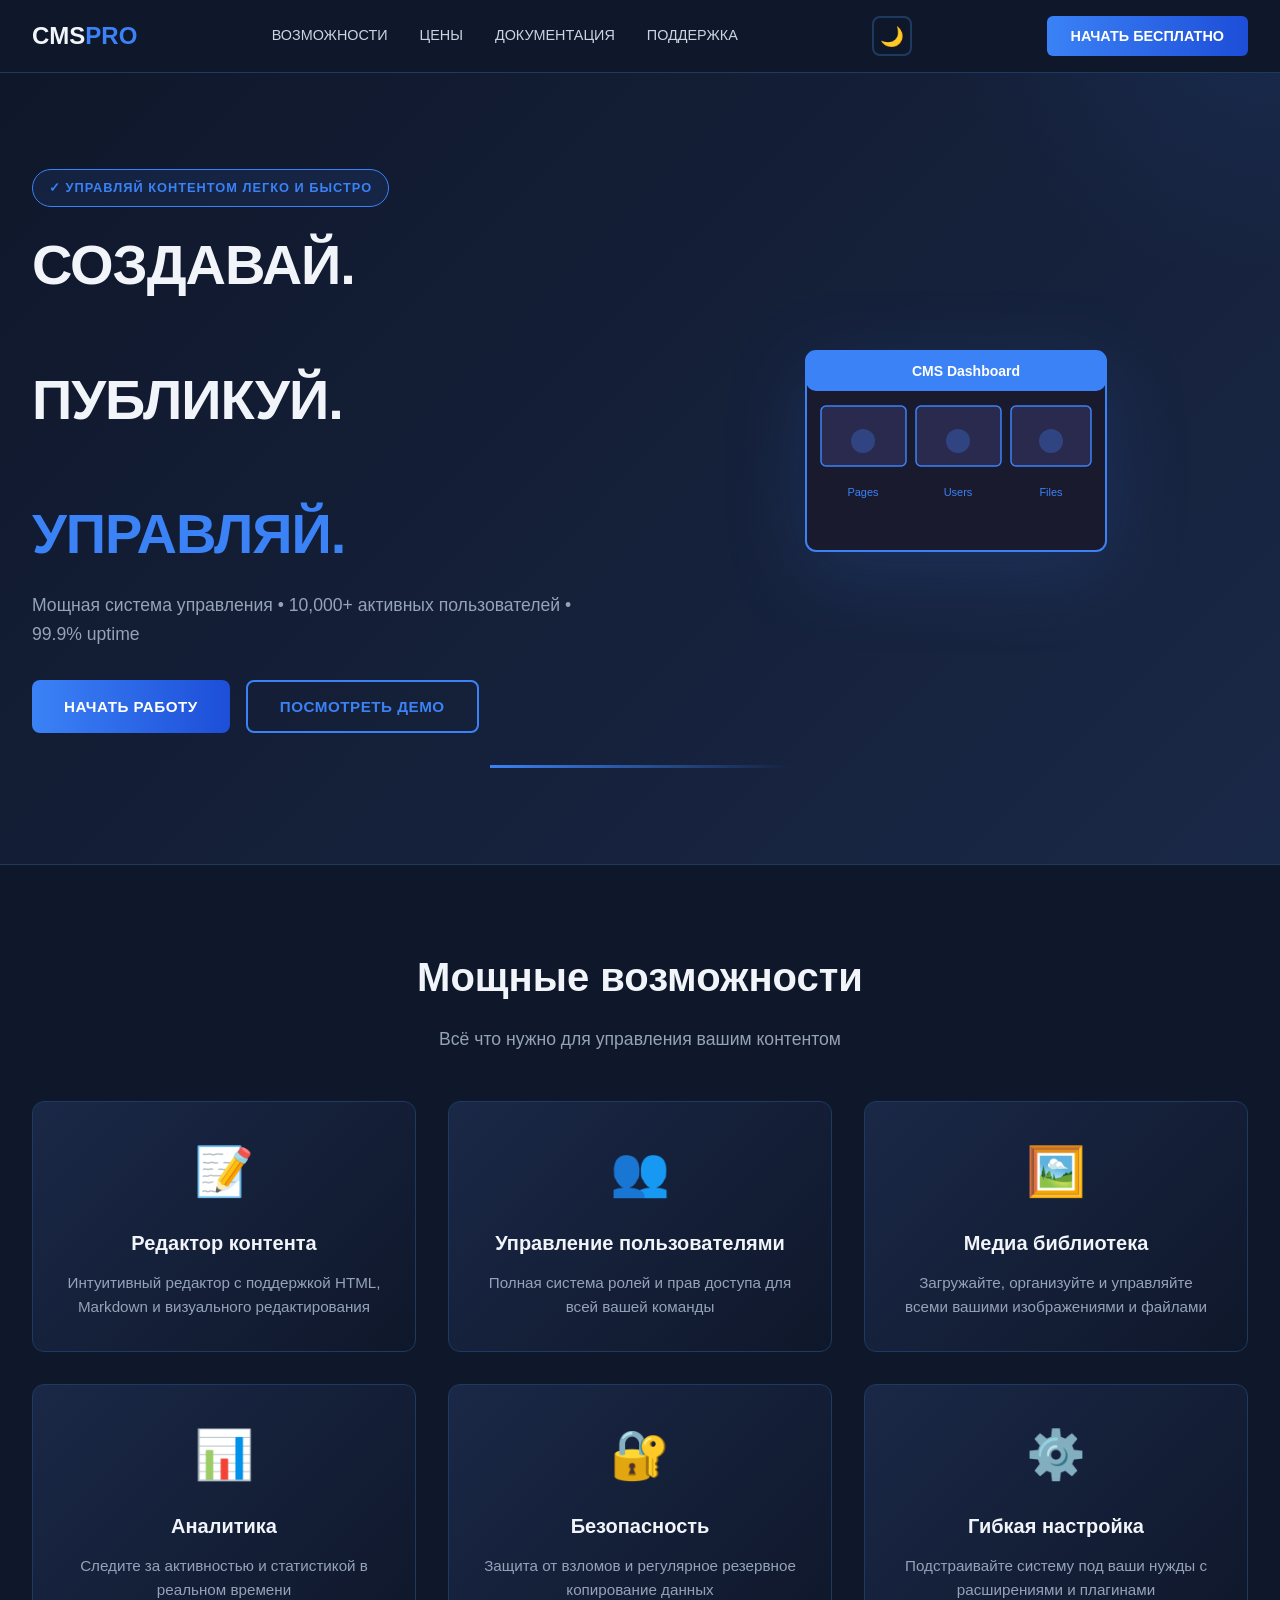
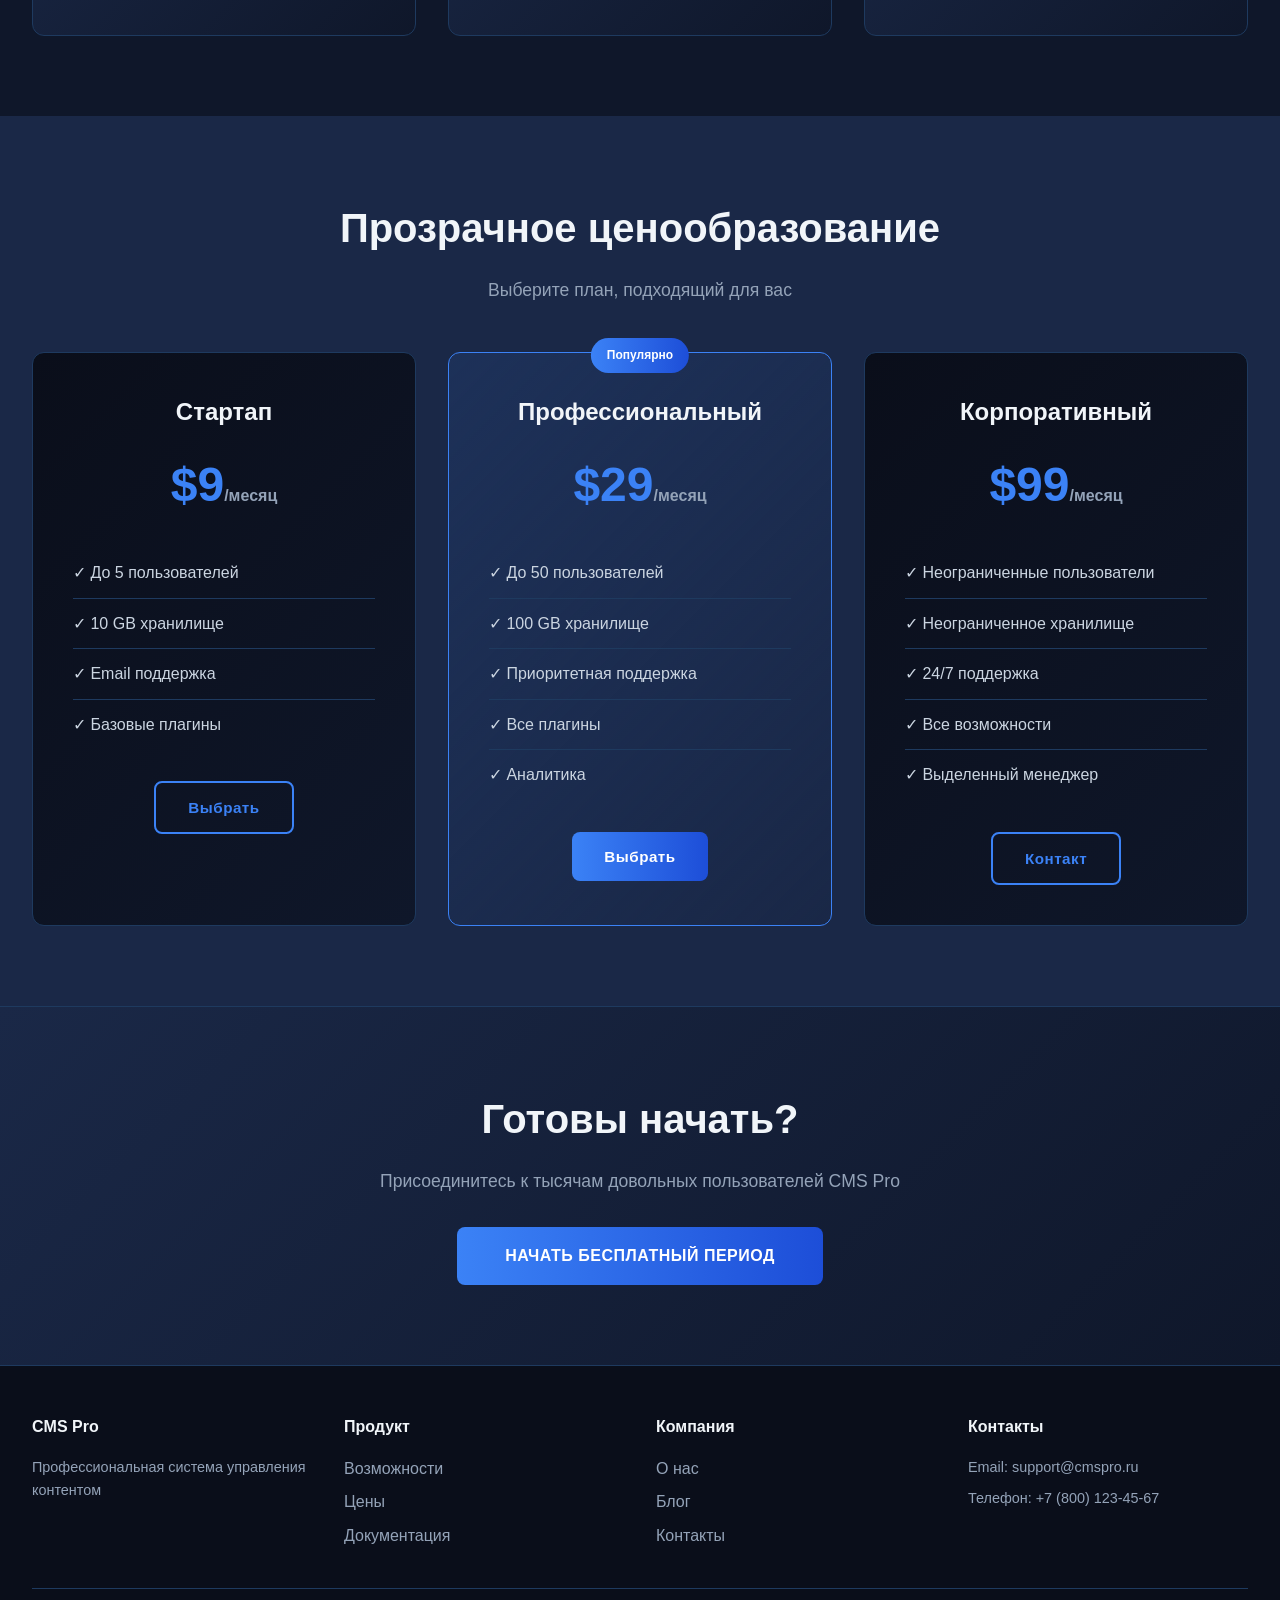
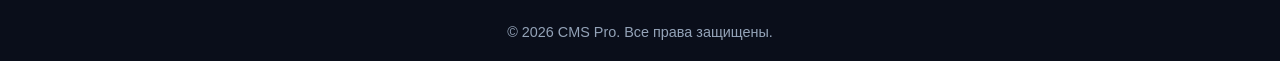
<file: index.html>
<!DOCTYPE html>
<html lang="ru">
<head>
  <meta charset="UTF-8">
  <meta name="viewport" content="width=device-width, initial-scale=1.0">
  <title>CMS Pro - Профессиональная система управления контентом</title>
  <link rel="stylesheet" href="css/styles.css">
</head>
<body>
  <!-- Header/Navigation -->
  <header class="header">
    <div class="header-container">
      <div class="logo">
        <span class="logo-text">CMS<span class="logo-accent">PRO</span></span>
      </div>
      <nav class="navbar">
        <a href="#features" class="nav-link">ВОЗМОЖНОСТИ</a>
        <a href="#pricing" class="nav-link">ЦЕНЫ</a>
        <a href="#docs" class="nav-link">ДОКУМЕНТАЦИЯ</a>
        <a href="#support" class="nav-link">ПОДДЕРЖКА</a>
      </nav>
      <button class="theme-toggle" id="themeToggle" title="Переключить тему">🌙</button>
      <button class="order-btn">НАЧАТЬ БЕСПЛАТНО</button>
    </div>
  </header>

  <!-- Hero Section -->
  <section class="hero">
    <div class="hero-content">
      <div class="hero-text">
        <p class="hero-badge">✓ УПРАВЛЯЙ КОНТЕНТОМ ЛЕГКО И БЫСТРО</p>
        <h1 class="hero-title">
          <span class="word">СОЗДАВАЙ.</span><br>
          <span class="word">ПУБЛИКУЙ.</span><br>
          <span class="word accent">УПРАВЛЯЙ.</span>
        </h1>
        <p class="hero-subtitle">Мощная система управления • 10,000+ активных пользователей • 99.9% uptime</p>
        <div class="hero-buttons">
          <button class="btn btn-primary">НАЧАТЬ РАБОТУ</button>
          <button class="btn btn-secondary">ПОСМОТРЕТЬ ДЕМО</button>
        </div>
      </div>
      <div class="hero-illustration">
        <svg viewBox="0 0 400 300" xmlns="http://www.w3.org/2000/svg">
          <!-- Dashboard visualization -->
          <g id="dashboard">
            <!-- Main rectangle -->
            <rect x="50" y="50" width="300" height="200" fill="#1a1a2e" stroke="#3b82f6" stroke-width="2" rx="10"/>
            <!-- Header bar -->
            <rect x="50" y="50" width="300" height="40" fill="#3b82f6" rx="10"/>
            <text x="210" y="75" font-size="14" font-weight="bold" fill="white" text-anchor="middle">CMS Dashboard</text>
            <!-- Content blocks -->
            <rect x="65" y="105" width="85" height="60" fill="#2a2a4e" stroke="#3b82f6" stroke-width="1.5" rx="5"/>
            <rect x="160" y="105" width="85" height="60" fill="#2a2a4e" stroke="#3b82f6" stroke-width="1.5" rx="5"/>
            <rect x="255" y="105" width="80" height="60" fill="#2a2a4e" stroke="#3b82f6" stroke-width="1.5" rx="5"/>
            <!-- Charts circles -->
            <circle cx="107" cy="140" r="12" fill="#3b82f6" opacity="0.3"/>
            <circle cx="202" cy="140" r="12" fill="#3b82f6" opacity="0.3"/>
            <circle cx="295" cy="140" r="12" fill="#3b82f6" opacity="0.3"/>
            <!-- Stats text -->
            <text x="107" y="195" font-size="11" fill="#3b82f6" text-anchor="middle">Pages</text>
            <text x="202" y="195" font-size="11" fill="#3b82f6" text-anchor="middle">Users</text>
            <text x="295" y="195" font-size="11" fill="#3b82f6" text-anchor="middle">Files</text>
          </g>
        </svg>
      </div>
    </div>
    <div class="hero-line"></div>
  </section>

  <!-- Features Section -->
  <section class="features" id="features">
    <div class="features-container">
      <h2 class="section-title">Мощные возможности</h2>
      <p class="section-subtitle">Всё что нужно для управления вашим контентом</p>
      <div class="features-grid">
        <div class="feature-card">
          <div class="feature-icon">📝</div>
          <h3>Редактор контента</h3>
          <p>Интуитивный редактор с поддержкой HTML, Markdown и визуального редактирования</p>
        </div>
        <div class="feature-card">
          <div class="feature-icon">👥</div>
          <h3>Управление пользователями</h3>
          <p>Полная система ролей и прав доступа для всей вашей команды</p>
        </div>
        <div class="feature-card">
          <div class="feature-icon">🖼️</div>
          <h3>Медиа библиотека</h3>
          <p>Загружайте, организуйте и управляйте всеми вашими изображениями и файлами</p>
        </div>
        <div class="feature-card">
          <div class="feature-icon">📊</div>
          <h3>Аналитика</h3>
          <p>Следите за активностью и статистикой в реальном времени</p>
        </div>
        <div class="feature-card">
          <div class="feature-icon">🔐</div>
          <h3>Безопасность</h3>
          <p>Защита от взломов и регулярное резервное копирование данных</p>
        </div>
        <div class="feature-card">
          <div class="feature-icon">⚙️</div>
          <h3>Гибкая настройка</h3>
          <p>Подстраивайте систему под ваши нужды с расширениями и плагинами</p>
        </div>
      </div>
    </div>
  </section>

  <!-- Pricing Section -->
  <section class="pricing" id="pricing">
    <div class="pricing-container">
      <h2 class="section-title">Прозрачное ценообразование</h2>
      <p class="section-subtitle">Выберите план, подходящий для вас</p>
      <div class="pricing-grid">
        <div class="pricing-card">
          <h3>Стартап</h3>
          <div class="price">$9<span>/месяц</span></div>
          <ul class="features-list">
            <li>✓ До 5 пользователей</li>
            <li>✓ 10 GB хранилище</li>
            <li>✓ Email поддержка</li>
            <li>✓ Базовые плагины</li>
          </ul>
          <button class="btn btn-secondary">Выбрать</button>
        </div>
        <div class="pricing-card featured">
          <div class="badge">Популярно</div>
          <h3>Профессиональный</h3>
          <div class="price">$29<span>/месяц</span></div>
          <ul class="features-list">
            <li>✓ До 50 пользователей</li>
            <li>✓ 100 GB хранилище</li>
            <li>✓ Приоритетная поддержка</li>
            <li>✓ Все плагины</li>
            <li>✓ Аналитика</li>
          </ul>
          <button class="btn btn-primary">Выбрать</button>
        </div>
        <div class="pricing-card">
          <h3>Корпоративный</h3>
          <div class="price">$99<span>/месяц</span></div>
          <ul class="features-list">
            <li>✓ Неограниченные пользователи</li>
            <li>✓ Неограниченное хранилище</li>
            <li>✓ 24/7 поддержка</li>
            <li>✓ Все возможности</li>
            <li>✓ Выделенный менеджер</li>
          </ul>
          <button class="btn btn-secondary">Контакт</button>
        </div>
      </div>
    </div>
  </section>

  <!-- CTA Section -->
  <section class="cta">
    <div class="cta-content">
      <h2>Готовы начать?</h2>
      <p>Присоединитесь к тысячам довольных пользователей CMS Pro</p>
      <button class="btn btn-primary btn-large">НАЧАТЬ БЕСПЛАТНЫЙ ПЕРИОД</button>
    </div>
  </section>

  <!-- Auth Modal -->
  <div id="authModal" class="auth-modal">
    <div class="auth-modal-content">
      <button class="auth-modal-close">&times;</button>

      <div id="selectedPlanInfo" class="selected-plan-info" style="display: none;">
        <i class="selected-plan-icon">✓</i>
        <div>
          <span class="selected-plan-label">Выбранный план</span>
          <strong id="selectedPlanName" class="selected-plan-name"></strong>
        </div>
      </div>

      <div class="auth-tabs">
        <button class="auth-tab-btn active" data-tab="login">Вход</button>
        <button class="auth-tab-btn" data-tab="register">Регистрация</button>
      </div>

      <!-- Login Tab -->
      <div id="login" class="auth-tab-content active">
        <h2>Вход в аккаунт</h2>
        <form class="auth-form" id="loginForm">
          <div class="form-group">
            <label for="loginEmail">Email (минимум 10 символов)</label>
            <input type="email" id="loginEmail" name="email" required placeholder="example@mail.com" minlength="10">
          </div>
          <div class="form-group">
            <label for="loginPassword">Пароль</label>
            <input type="password" id="loginPassword" name="password" required placeholder="Минимум 10 символов">
          </div>
          <div class="form-group checkbox">
            <input type="checkbox" id="rememberMe" name="remember">
            <label for="rememberMe">Запомнить меня</label>
          </div>
          <button type="submit" class="btn btn-primary btn-full">Войти</button>
          <p class="form-footer">Забыли пароль? <a href="#">Восстановить</a></p>
        </form>
      </div>

      <!-- Register Tab -->
      <div id="register" class="auth-tab-content">
        <h2>Создать аккаунт</h2>
        <form class="auth-form" id="registerForm">
          <div class="form-group">
            <label for="registerName">Имя</label>
            <input type="text" id="registerName" name="name" required placeholder="Ваше имя">
          </div>
          <div class="form-group">
            <label for="registerEmail">Email (минимум 10 символов)</label>
            <input type="email" id="registerEmail" name="email" required placeholder="example@mail.com" minlength="10">
          </div>
          <div class="form-group">
            <label for="registerPassword">Пароль (минимум 10 символов)</label>
            <input type="password" id="registerPassword" name="password" required placeholder="Минимум 10 символов" minlength="10">
          </div>
          <div class="form-group">
            <label for="registerPasswordConfirm">Подтверждение пароля</label>
            <input type="password" id="registerPasswordConfirm" name="confirmPassword" required placeholder="Повторите пароль" minlength="10">
          </div>
          <div class="form-group checkbox">
            <input type="checkbox" id="agreeTerms" name="agree" required>
            <label for="agreeTerms">Я согласен с <a href="#">условиями использования</a></label>
          </div>
          <button type="submit" class="btn btn-primary btn-full">Создать аккаунт</button>
          <p class="form-footer">Уже есть аккаунт? <a href="#" class="switch-tab" data-tab="login">Войти</a></p>
        </form>
      </div>
    </div>
  </div>

  <!-- Footer -->
  <footer class="footer">
    <div class="footer-content">
      <div class="footer-section">
        <h4>CMS Pro</h4>
        <p>Профессиональная система управления контентом</p>
      </div>
      <div class="footer-section">
        <h4>Продукт</h4>
        <ul>
          <li><a href="#features">Возможности</a></li>
          <li><a href="#pricing">Цены</a></li>
          <li><a href="#docs">Документация</a></li>
        </ul>
      </div>
      <div class="footer-section">
        <h4>Компания</h4>
        <ul>
          <li><a href="#">О нас</a></li>
          <li><a href="#">Блог</a></li>
          <li><a href="#">Контакты</a></li>
        </ul>
      </div>
      <div class="footer-section">
        <h4>Контакты</h4>
        <p>Email: <a href="mailto:support@cmspro.ru">support@cmspro.ru</a></p>
        <p>Телефон: +7 (800) 123-45-67</p>
      </div>
    </div>
    <div class="footer-bottom">
      <p>&copy; 2026 CMS Pro. Все права защищены.</p>
    </div>
  </footer>

  <script src="js/main.js"></script>
</body>
</html>
</file>
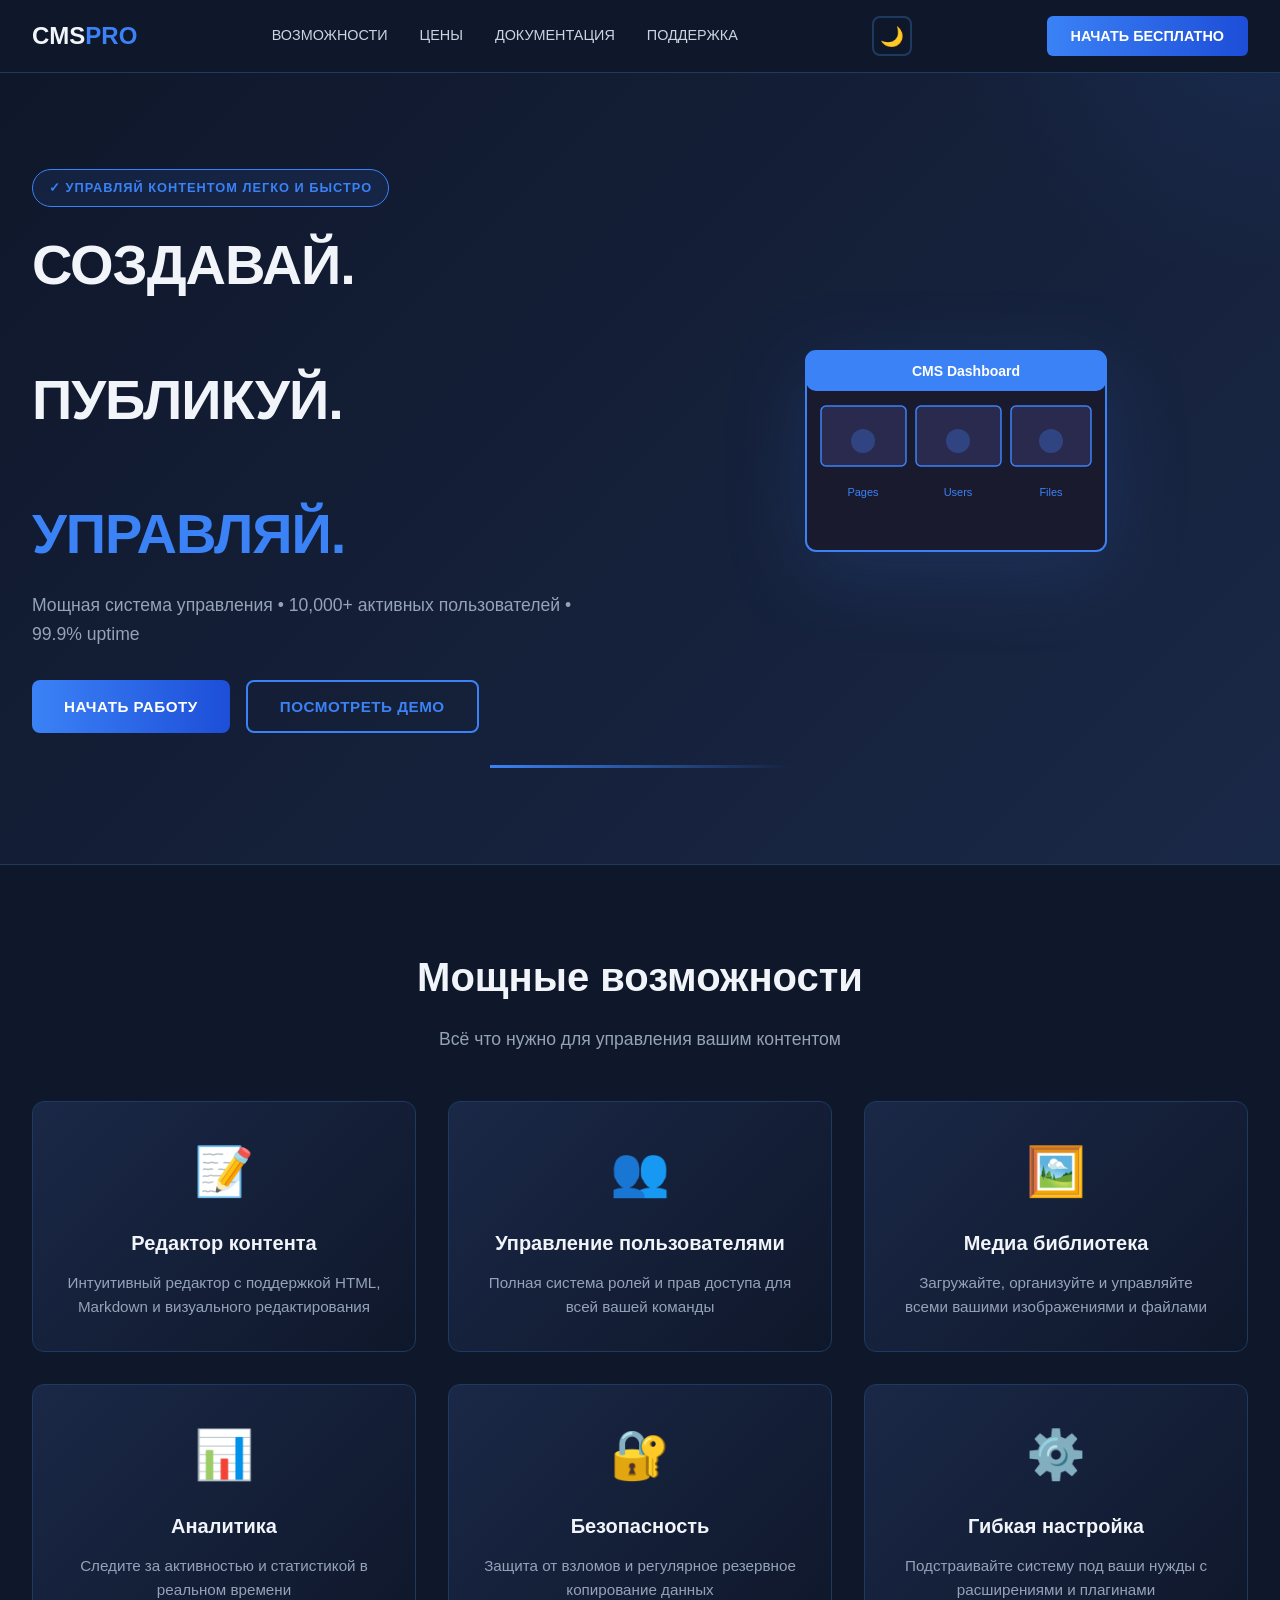
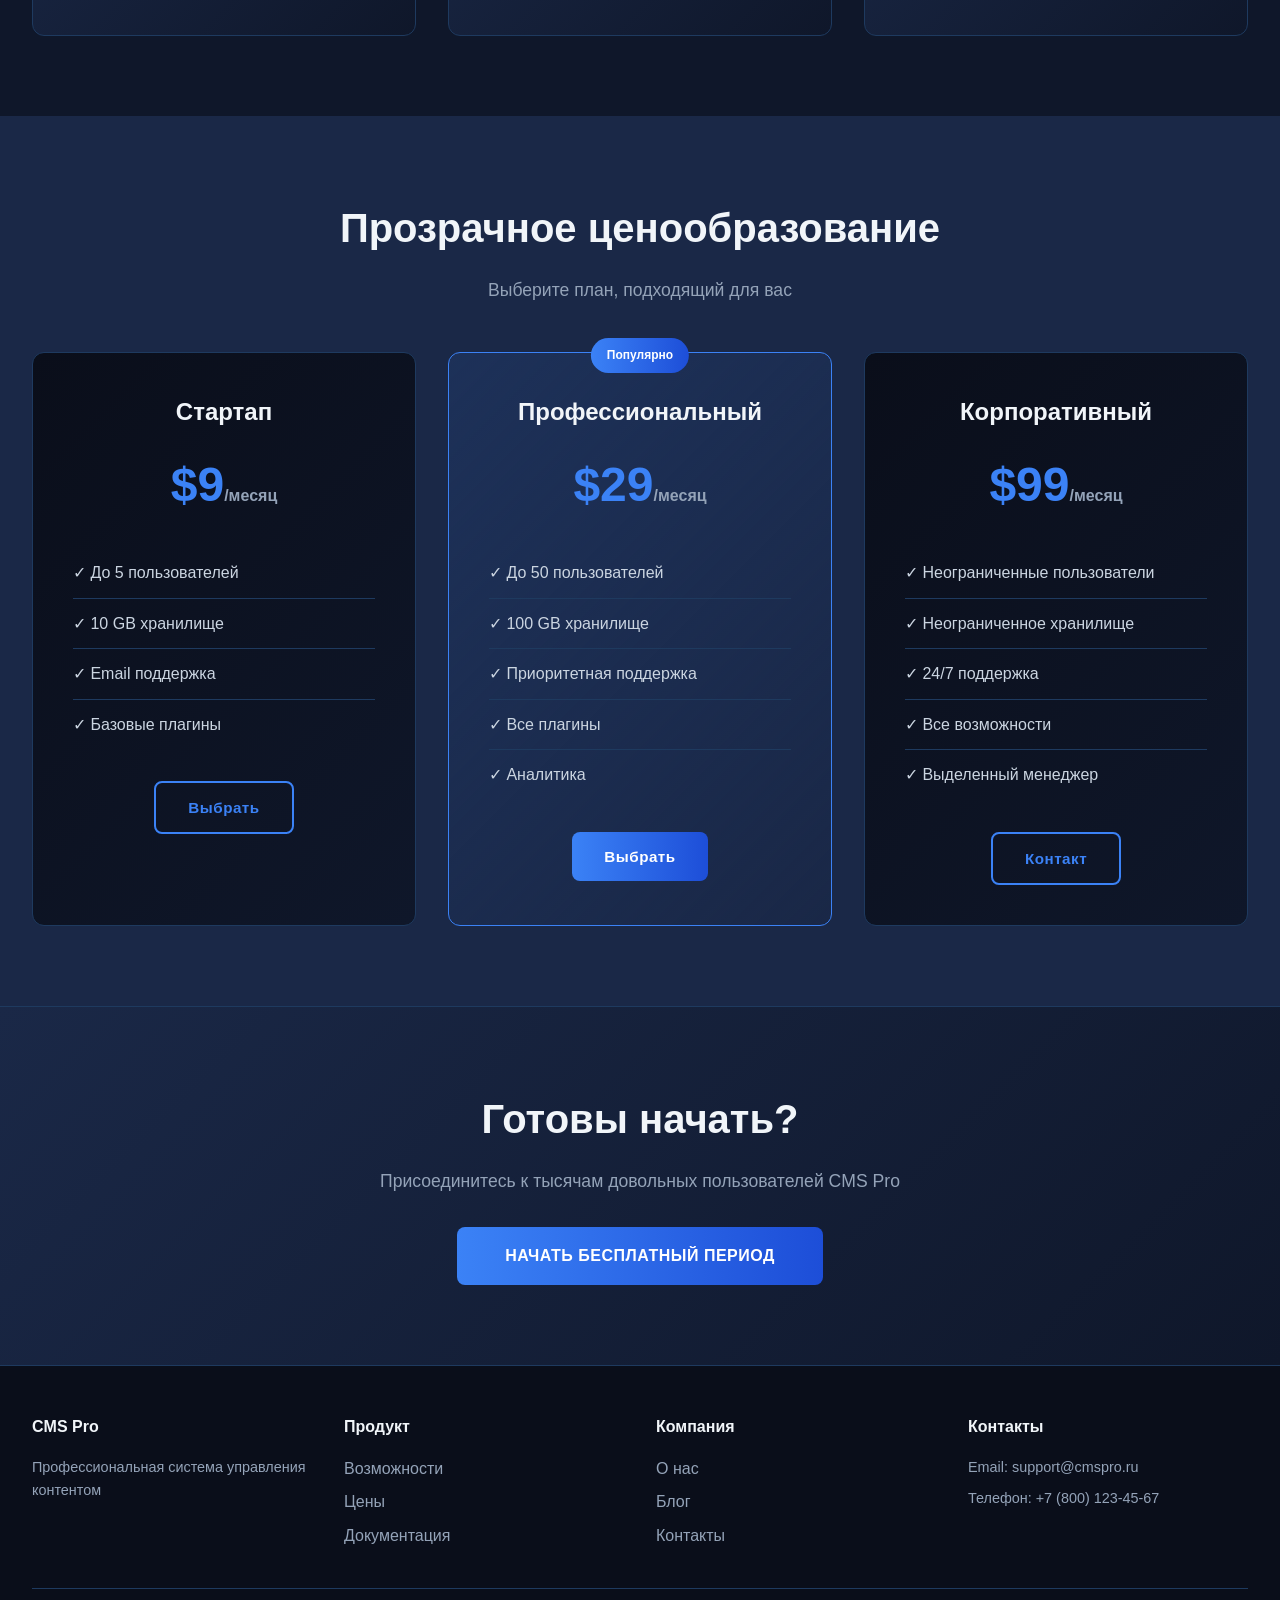
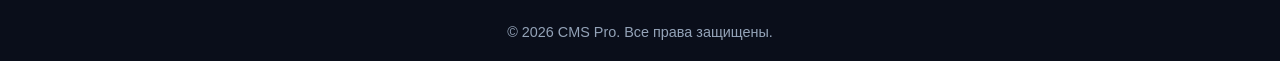
<file: admin/index.html>
<!DOCTYPE html>
<html lang="ru">
<head>
  <meta charset="UTF-8">
  <meta name="viewport" content="width=device-width, initial-scale=1.0">
  <title>CMS Pro - Административная панель</title>
  <link rel="stylesheet" href="../css/admin.css">
  <link rel="stylesheet" href="https://cdnjs.cloudflare.com/ajax/libs/font-awesome/6.4.0/css/all.min.css">
</head>
<body>
  <div class="admin-container">
    <!-- Sidebar -->
    <aside class="sidebar">
      <div class="sidebar-header">
        <div class="logo-admin">
          <span class="logo-admin-text">CMS<span class="logo-admin-accent">PRO</span></span>
        </div>
        <button class="menu-toggle" id="menuToggle">
          <i class="fas fa-bars"></i>
        </button>
      </div>

      <nav class="sidebar-nav">
        <a href="#dashboard" class="nav-item active" data-module="dashboard">
          <i class="fas fa-chart-line"></i>
          <span>Главная</span>
        </a>
        <a href="#pages" class="nav-item" data-module="pages">
          <i class="fas fa-file-alt"></i>
          <span>Страницы</span>
        </a>
        <a href="#content" class="nav-item" data-module="content">
          <i class="fas fa-pencil-alt"></i>
          <span>Содержание</span>
        </a>
        <a href="#media" class="nav-item" data-module="media">
          <i class="fas fa-images"></i>
          <span>Медиа</span>
        </a>
        <a href="#users" class="nav-item" data-module="users">
          <i class="fas fa-users"></i>
          <span>Пользователи</span>
        </a>
        <a href="#settings" class="nav-item" data-module="settings">
          <i class="fas fa-cogs"></i>
          <span>Настройки</span>
        </a>
        <a href="#backup" class="nav-item" data-module="backup">
          <i class="fas fa-database"></i>
          <span>Резервные копии</span>
        </a>
      </nav>

      <div class="sidebar-footer">
        <a href="#profile" class="profile-link nav-item" data-module="profile">
          <i class="fas fa-user-circle"></i>
          <span>Профиль</span>
        </a>
        <a href="#logout" class="logout-link" id="logoutBtn">
          <i class="fas fa-sign-out-alt"></i>
          <span>Выход</span>
        </a>
      </div>
    </aside>

    <div class="sidebar-overlay" id="sidebarOverlay"></div>

    <!-- Main Content -->
    <main class="main-content">
      <!-- Top Bar -->
      <div class="top-bar">
        <div class="top-bar-left">
          <h1 class="page-title" id="pageTitle">Главная панель управления</h1>
        </div>
        <div class="top-bar-right">
          <div class="search-box">
            <input type="text" class="search-input" placeholder="Поиск...">
            <i class="fas fa-search"></i>
          </div>
          <button class="theme-toggle-admin" id="themeToggleAdmin" title="Переключить тему">🌙</button>
          <div class="notification-wrapper" id="notificationWrapper">
            <button class="notification-btn" id="notificationBtn" type="button" title="Уведомления">
              <i class="fas fa-bell"></i>
              <span class="notification-badge hidden" id="notificationBadge">0</span>
            </button>
            <div class="notification-dropdown" id="notificationDropdown">
              <div class="notification-dropdown-header">
                <span>Уведомления</span>
                <button type="button" class="notification-clear-btn" id="notificationClearBtn">Очистить всё</button>
              </div>
              <div class="notification-dropdown-list" id="notificationDropdownList">
                <div class="notification-empty">Новых уведомлений нет</div>
              </div>
            </div>
          </div>
          <div class="user-menu">
            <span class="user-avatar"><i class="fas fa-user"></i></span>
            <span class="user-name">Администратор</span>
          </div>
        </div>
      </div>

      <!-- Content Area -->
      <div class="content-area">
        <!-- Dashboard Module -->
        <section class="module active" id="module-dashboard">
          <div class="dashboard-grid">
            <div class="stat-card">
              <div class="stat-icon" style="background: #3b82f6;">
                <i class="fas fa-file-alt"></i>
              </div>
              <div class="stat-content">
                <h3>Страницы</h3>
                <p class="stat-number">0</p>
                <span class="stat-change">Пока нет страниц</span>
              </div>
            </div>

            <div class="stat-card">
              <div class="stat-icon" style="background: #10b981;">
                <i class="fas fa-users"></i>
              </div>
              <div class="stat-content">
                <h3>Пользователи</h3>
                <p class="stat-number">156</p>
                <span class="stat-change positive">+12 этот месяц</span>
              </div>
            </div>

            <div class="stat-card">
              <div class="stat-icon" style="background: #f59e0b;">
                <i class="fas fa-images"></i>
              </div>
              <div class="stat-content">
                <h3>Файлы</h3>
                <p class="stat-number">0</p>
                <span class="stat-change">Пока нет файлов</span>
              </div>
            </div>

            <div class="stat-card">
              <div class="stat-icon" style="background: #8b5cf6;">
                <i class="fas fa-eye"></i>
              </div>
              <div class="stat-content">
                <h3>Просмотры</h3>
                <p class="stat-number">12.5K</p>
                <span class="stat-change positive">+8.2% от прошлой недели</span>
              </div>
            </div>
          </div>

          <div class="recent-activity">
            <h2>Недавняя активность</h2>
            <div class="activity-list" id="activityList">
              <div class="activity-empty" id="activityEmptyState">Активности пока нет. Здесь будут появляться события по мере работы с панелью.</div>
            </div>
          </div>
        </section>

        <!-- Pages Module -->
        <section class="module" id="module-pages">
          <div class="module-header">
            <h2>Управление страницами</h2>
            <button class="btn btn-primary" id="newPageBtn">
              <i class="fas fa-plus"></i> Новая страница
            </button>
          </div>

          <div class="filter-bar">
            <input type="text" class="filter-input" id="pagesSearchInput" placeholder="Поиск страниц...">
            <select class="filter-select" id="pagesStatusFilter">
              <option>Все статусы</option>
              <option>Опубликована</option>
              <option>Черновик</option>
              <option>Архив</option>
            </select>
          </div>

          <div class="table-responsive">
          <table class="data-table">
            <thead>
              <tr>
                <th>Название</th>
                <th>Статус</th>
                <th>Автор</th>
                <th>Дата изменения</th>
                <th>Действия</th>
              </tr>
            </thead>
            <tbody id="pagesTableBody">
              <tr id="pagesEmptyRow">
                <td colspan="5" class="table-empty">Страниц пока нет. Нажмите «Новая страница», чтобы создать первую.</td>
              </tr>
            </tbody>
          </table>
          </div>
        </section>

        <!-- Content Editor Module -->
        <section class="module" id="module-content">
          <div class="module-header">
            <h2>Редактор контента</h2>
          </div>

          <div class="editor-container">
            <div class="editor-left">
              <div class="form-group">
                <label>Заголовок страницы</label>
                <input type="text" class="form-control" placeholder="Введите заголовок" value="Главная страница">
              </div>

              <div class="form-group">
                <label>URL Slug</label>
                <input type="text" class="form-control" placeholder="главная-страница">
              </div>

              <div class="form-group">
                <label>Описание страницы (SEO)</label>
                <textarea class="form-control" rows="3" placeholder="Краткое описание для поисковых систем"></textarea>
              </div>

              <div class="form-group">
                <label>Контент</label>
                <div class="editor-toolbar">
                  <button class="toolbar-btn" title="Жирный"><i class="fas fa-bold"></i></button>
                  <button class="toolbar-btn" title="Курсив"><i class="fas fa-italic"></i></button>
                  <button class="toolbar-btn" title="Подчеркивание"><i class="fas fa-underline"></i></button>
                  <div class="toolbar-divider"></div>
                  <button class="toolbar-btn" title="Заголовок"><i class="fas fa-heading"></i></button>
                  <button class="toolbar-btn" title="Список"><i class="fas fa-list"></i></button>
                  <button class="toolbar-btn" title="Цитата"><i class="fas fa-quote-left"></i></button>
                  <div class="toolbar-divider"></div>
                  <button class="toolbar-btn" title="Ссылка"><i class="fas fa-link"></i></button>
                  <button class="toolbar-btn" title="Изображение"><i class="fas fa-image"></i></button>
                  <button class="toolbar-btn" title="Таблица"><i class="fas fa-table"></i></button>
                </div>
                <textarea id="contentEditor" class="editor-textarea" placeholder="Введите содержание страницы..."></textarea>
              </div>

              <div class="form-group">
                <label>Теги</label>
                <input type="text" class="form-control" placeholder="Введите теги, разделяя запятыми">
              </div>
            </div>

            <div class="editor-right">
              <div class="editor-panel">
                <h3>Опубликовать</h3>
                <div class="publish-options">
                  <div class="option">
                    <label>Статус</label>
                    <select class="form-control">
                      <option>Черновик</option>
                      <option selected>Опубликована</option>
                      <option>Архив</option>
                    </select>
                  </div>
                  <div class="option">
                    <label>Видимость</label>
                    <select class="form-control">
                      <option selected>Для всех</option>
                      <option>Только для зарегистрированных</option>
                      <option>Приватная</option>
                    </select>
                  </div>
                  <button class="btn btn-primary btn-block" id="saveContentBtn">Сохранить</button>
                  <button class="btn btn-secondary btn-block" id="previewContentBtn">Предпросмотр</button>
                </div>
              </div>

              <div class="editor-panel">
                <h3>Категория</h3>
                <select class="form-control">
                  <option>Не выбрана</option>
                  <option selected>Основное</option>
                  <option>Услуги</option>
                  <option>Новости</option>
                  <option>Блог</option>
                </select>
              </div>

              <div class="editor-panel">
                <h3>Дополнительно</h3>
                <div class="form-group">
                  <label class="checkbox">
                    <input type="checkbox" checked>
                    <span>Показывать в меню</span>
                  </label>
                  <label class="checkbox">
                    <input type="checkbox">
                    <span>Требовать пароль</span>
                  </label>
                  <label class="checkbox">
                    <input type="checkbox" checked>
                    <span>Включить комментарии</span>
                  </label>
                </div>
              </div>
            </div>
          </div>
        </section>

        <!-- Media Module -->
        <section class="module" id="module-media">
          <div class="module-header">
            <h2>Библиотека медиа</h2>
            <button class="btn btn-primary" id="uploadBtn">
              <i class="fas fa-cloud-upload-alt"></i> Загрузить файлы
            </button>
          </div>

          <!-- Hidden file input for media upload -->
          <input type="file" id="mediaInput" multiple accept="image/jpeg,image/png,video/mp4,video/webm,video/ogg,video/quicktime" style="display: none;">

          <div class="media-filter">
            <input type="text" class="filter-input" placeholder="Поиск файлов...">
            <select class="filter-select">
              <option>Все типы</option>
              <option>Изображения</option>
              <option>Видео</option>
            </select>
            <select class="filter-select">
              <option>Сортировка: Новые</option>
              <option>Сортировка: Старые</option>
              <option>Сортировка: Имя (А-Я)</option>
              <option>Сортировка: Размер</option>
            </select>
          </div>

          <div class="media-grid" id="mediaGrid">
            <div class="media-empty" id="mediaEmptyState">Файлов пока нет. Нажмите «Загрузить файлы», чтобы добавить первый.</div>
          </div>
        </section>

        <!-- Users Module -->
        <section class="module" id="module-users">
          <div class="module-header">
            <h2>Управление пользователями</h2>
            <button class="btn btn-primary" id="newUserBtn">
              <i class="fas fa-user-plus"></i> Новый пользователь
            </button>
          </div>

          <div class="filter-bar">
            <input type="text" class="filter-input" id="usersSearchInput" placeholder="Поиск пользователей...">
            <select class="filter-select" id="usersRoleFilter">
              <option>Все роли</option>
              <option>Администратор</option>
              <option>Редактор</option>
              <option>Автор</option>
              <option>Подписчик</option>
            </select>
          </div>

          <div class="table-responsive">
          <table class="data-table">
            <thead>
              <tr>
                <th>Имя</th>
                <th>Email</th>
                <th>Роль</th>
                <th>Статус</th>
                <th>Присоединился</th>
                <th>Действия</th>
              </tr>
            </thead>
            <tbody id="usersTableBody">
              <tr id="usersEmptyRow">
                <td colspan="6" class="table-empty">Пользователей пока нет. Нажмите «Новый пользователь», чтобы добавить первого.</td>
              </tr>
            </tbody>
          </table>
          </div>
        </section>

        <!-- Settings Module -->
        <section class="module" id="module-settings">
          <div class="module-header">
            <h2>Настройки системы</h2>
          </div>

          <div class="settings-container">
            <div class="settings-left">
              <div class="settings-menu">
                <a href="#" class="settings-item active">Основные</a>
                <a href="#" class="settings-item">Безопасность</a>
                <a href="#" class="settings-item">Email</a>
                <a href="#" class="settings-item">SEO</a>
                <a href="#" class="settings-item">Производительность</a>
              </div>
            </div>

            <div class="settings-right">
              <div class="settings-panel">
                <h3>Основные настройки</h3>
                
                <div class="form-group">
                  <label>Название сайта</label>
                  <input type="text" class="form-control" value="CMS Pro - Мой сайт">
                </div>

                <div class="form-group">
                  <label>Слоган</label>
                  <input type="text" class="form-control" value="Профессиональная система управления контентом">
                </div>

                <div class="form-group">
                  <label>Email администратора</label>
                  <input type="email" class="form-control" value="admin@cms.ru">
                </div>

                <div class="form-group">
                  <label>Часовой пояс</label>
                  <select class="form-control">
                    <option selected>UTC+03:00 (Москва)</option>
                    <option>UTC+00:00 (Лондон)</option>
                    <option>UTC+01:00 (Берлин)</option>
                    <option>UTC+08:00 (Шанхай)</option>
                  </select>
                </div>

                <div class="form-group">
                  <label class="checkbox">
                    <input type="checkbox" checked>
                    <span>Разрешить регистрацию пользователей</span>
                  </label>
                </div>

                <div class="form-group">
                  <label class="checkbox">
                    <input type="checkbox" checked>
                    <span>Требовать утверждение администратора</span>
                  </label>
                </div>

                <button class="btn btn-primary">Сохранить изменения</button>
              </div>
            </div>
          </div>
        </section>

        <!-- Backup Module -->
        <section class="module" id="module-backup">
          <div class="module-header">
            <h2>Управление резервными копиями</h2>
            <button class="btn btn-primary" id="createBackupBtn">
              <i class="fas fa-plus"></i> Создать резервную копию
            </button>
          </div>

          <div class="backup-info">
            <div class="info-box">
              <i class="fas fa-info-circle"></i>
              <p>Система автоматически создает резервные копии каждый день в 00:00. Вы можете создать дополнительную копию в любой момент.</p>
            </div>
          </div>

          <div class="table-responsive">
          <table class="data-table">
            <thead>
              <tr>
                <th>Название</th>
                <th>Размер</th>
                <th>Дата создания</th>
                <th>Статус</th>
                <th>Действия</th>
              </tr>
            </thead>
            <tbody id="backupsTableBody">
              <tr id="backupsEmptyRow">
                <td colspan="5" class="table-empty">Резервных копий пока нет. Нажмите «Создать резервную копию», чтобы создать первую.</td>
              </tr>
            </tbody>
          </table>
          </div>
        </section>

        <!-- Profile Module -->
        <section class="module" id="module-profile">
          <div class="module-header">
            <h2>Профиль</h2>
          </div>

          <div class="settings-container">
            <div class="settings-left">
              <div class="profile-card">
                <span class="profile-avatar" id="profileAvatarPreview"><i class="fas fa-user"></i></span>
                <h3 id="profileDisplayName">Администратор</h3>
                <p id="profileDisplayEmail" class="profile-email">admin@cms.ru</p>
                <span class="badge badge-info">Администратор</span>

                <div class="profile-stats">
                  <div class="profile-stat">
                    <strong>24</strong>
                    <span>Страниц</span>
                  </div>
                  <div class="profile-stat">
                    <strong>348</strong>
                    <span>Файлов</span>
                  </div>
                </div>
              </div>
            </div>

            <div class="settings-right">
              <div class="settings-panel">
                <h3>Личные данные</h3>

                <div class="form-group">
                  <label>Имя</label>
                  <input type="text" class="form-control" id="profileNameInput" value="Администратор">
                </div>

                <div class="form-group">
                  <label>Email</label>
                  <input type="email" class="form-control" id="profileEmailInput" value="admin@cms.ru">
                </div>

                <div class="form-group">
                  <label>О себе</label>
                  <textarea class="form-control" id="profileBioInput" rows="3" placeholder="Расскажите немного о себе"></textarea>
                </div>

                <button class="btn btn-primary" id="saveProfileBtn">Сохранить профиль</button>
              </div>

              <div class="settings-panel">
                <h3>Смена пароля</h3>

                <div class="form-group">
                  <label>Текущий пароль</label>
                  <input type="password" class="form-control" id="profileCurrentPassword" placeholder="Введите текущий пароль">
                </div>

                <div class="form-group">
                  <label>Новый пароль</label>
                  <input type="password" class="form-control" id="profileNewPassword" placeholder="Минимум 10 символов" minlength="10">
                </div>

                <div class="form-group">
                  <label>Подтверждение нового пароля</label>
                  <input type="password" class="form-control" id="profileConfirmPassword" placeholder="Повторите новый пароль" minlength="10">
                </div>

                <button class="btn btn-secondary" id="changePasswordBtn">Изменить пароль</button>
              </div>
            </div>
          </div>
        </section>
      </div>
    </main>
  </div>

  <!-- Modal for new page -->
  <div class="modal" id="newPageModal">
    <div class="modal-content">
      <div class="modal-header">
        <h2>Создать новую страницу</h2>
        <button class="modal-close">&times;</button>
      </div>
      <div class="modal-body">
        <div class="form-group">
          <label>Название страницы</label>
          <input type="text" class="form-control" id="newPageTitleInput" placeholder="Введите название">
        </div>
        <div class="form-group">
          <label>Шаблон</label>
          <select class="form-control">
            <option>Стандартная страница</option>
            <option>Главная</option>
            <option>Портфолио</option>
            <option>Услуги</option>
            <option>Блог</option>
            <option>Контакты</option>
          </select>
        </div>
      </div>
      <div class="modal-footer">
        <button class="btn btn-secondary">Отменить</button>
        <button class="btn btn-primary">Создать</button>
      </div>
    </div>
  </div>

  <!-- Modal for new user -->
  <div class="modal" id="newUserModal">
    <div class="modal-content">
      <div class="modal-header">
        <h2>Новый пользователь</h2>
        <button class="modal-close">&times;</button>
      </div>
      <div class="modal-body">
        <div class="form-group">
          <label>Имя</label>
          <input type="text" class="form-control" id="newUserNameInput" placeholder="Введите имя">
        </div>
        <div class="form-group">
          <label>Email</label>
          <input type="email" class="form-control" id="newUserEmailInput" placeholder="user@example.com">
        </div>
        <div class="form-group">
          <label>Роль</label>
          <select class="form-control" id="newUserRoleSelect">
            <option>Администратор</option>
            <option selected>Редактор</option>
            <option>Автор</option>
            <option>Подписчик</option>
          </select>
        </div>
      </div>
      <div class="modal-footer">
        <button class="btn btn-secondary">Отменить</button>
        <button class="btn btn-primary">Создать</button>
      </div>
    </div>
  </div>

  <script src="../js/admin.js"></script>
</body>
</html>
</file>
<file: css/styles.css>
/* Global Styles */
* {
  margin: 0;
  padding: 0;
  box-sizing: border-box;
}

/* CSS Variables for Dark and Light themes */
:root {
  --bg-primary: #0f172a;
  --bg-secondary: #1a2847;
  --bg-tertiary: #0a0e1a;
  --text-primary: #e0e7ff;
  --text-secondary: #94a3b8;
  --text-light: #cbd5e1;
  --text-title: #f1f5f9;
  --border-color: #1e3a5f;
  --accent-color: #3b82f6;
  --accent-dark: #1d4ed8;
}

/* Light theme */
[data-theme="light"] {
  --bg-primary: #ffffff;
  --bg-secondary: #f8f9fa;
  --bg-tertiary: #f1f5f9;
  --text-primary: #1a2847;
  --text-secondary: #64748b;
  --text-light: #475569;
  --text-title: #0f172a;
  --border-color: #e2e8f0;
  --accent-color: #3b82f6;
  --accent-dark: #1d4ed8;
}

body {
  font-family: -apple-system, BlinkMacSystemFont, 'Segoe UI', Roboto, 'Helvetica Neue', Arial, sans-serif;
  background-color: var(--bg-primary);
  color: var(--text-primary);
  line-height: 1.6;
  transition: background-color 0.3s ease, color 0.3s ease;
}

/* Header */
.header {
  background-color: var(--bg-primary);
  border-bottom: 1px solid var(--border-color);
  position: sticky;
  top: 0;
  z-index: 100;
  transition: background-color 0.3s ease, border-color 0.3s ease;
}

.header-container {
  max-width: 1400px;
  margin: 0 auto;
  padding: 1rem 2rem;
  display: flex;
  align-items: center;
  justify-content: space-between;
  gap: 1rem;
}

/* Logo */
.logo {
  font-size: 1.5rem;
  font-weight: 700;
}

.logo-text {
  color: var(--text-title);
}

.logo-accent {
  color: var(--accent-color);
}

/* Theme Toggle Button */
.theme-toggle {
  background: transparent;
  border: 2px solid var(--border-color);
  color: var(--text-primary);
  width: 40px;
  height: 40px;
  border-radius: 8px;
  font-size: 1.2rem;
  cursor: pointer;
  transition: all 0.3s ease;
  display: flex;
  align-items: center;
  justify-content: center;
}

.theme-toggle:hover {
  border-color: var(--accent-color);
  color: var(--accent-color);
  transform: scale(1.05);
}

/* Navbar */
.navbar {
  display: flex;
  gap: 2rem;
  align-items: center;
}

.nav-link {
  color: var(--text-light);
  text-decoration: none;
  font-size: 0.9rem;
  font-weight: 500;
  transition: color 0.3s ease;
}

.nav-link:hover {
  color: var(--accent-color);
}

/* Order Button */
.order-btn {
  background: linear-gradient(90deg, var(--accent-color) 0%, var(--accent-dark) 100%);
  color: white;
  border: none;
  padding: 0.75rem 1.5rem;
  border-radius: 6px;
  font-weight: 600;
  cursor: pointer;
  transition: all 0.3s ease;
  font-size: 0.9rem;
}

.order-btn:hover {
  transform: translateY(-2px);
  box-shadow: 0 8px 20px rgba(59, 130, 246, 0.4);
}

/* Hero Section */
.hero {
  background: linear-gradient(135deg, var(--bg-primary) 0%, var(--bg-secondary) 100%);
  padding: 6rem 2rem;
  position: relative;
  overflow: hidden;
  transition: background 0.3s ease;
}

.hero::before {
  content: '';
  position: absolute;
  top: -50%;
  right: -20%;
  width: 600px;
  height: 600px;
  background: radial-gradient(circle, rgba(59, 130, 246, 0.1) 0%, transparent 70%);
  border-radius: 50%;
  pointer-events: none;
}

.hero-content {
  max-width: 1400px;
  margin: 0 auto;
  display: grid;
  grid-template-columns: 1fr 1fr;
  gap: 3rem;
  align-items: center;
  position: relative;
  z-index: 1;
}

.hero-text {
  animation: slideInLeft 0.8s ease;
}

.hero-badge {
  display: inline-block;
  background: rgba(59, 130, 246, 0.1);
  border: 1px solid var(--accent-color);
  color: var(--accent-color);
  padding: 0.5rem 1rem;
  border-radius: 20px;
  font-size: 0.8rem;
  font-weight: 600;
  margin-bottom: 1.5rem;
  letter-spacing: 1px;
  transition: all 0.3s ease;
}

.hero-title {
  font-size: 3.5rem;
  font-weight: 900;
  line-height: 1.2;
  margin-bottom: 1.5rem;
  letter-spacing: -1px;
}

.hero-title .word {
  color: var(--text-title);
  display: block;
}

.hero-title .word.accent {
  color: var(--accent-color);
}

.hero-subtitle {
  color: var(--text-secondary);
  font-size: 1.1rem;
  margin-bottom: 2rem;
}

.hero-buttons {
  display: flex;
  gap: 1rem;
}

/* Buttons */
.btn {
  padding: 1rem 2rem;
  border: none;
  border-radius: 8px;
  font-weight: 600;
  cursor: pointer;
  transition: all 0.3s ease;
  font-size: 0.95rem;
  letter-spacing: 0.5px;
}

.btn-primary {
  background: linear-gradient(90deg, var(--accent-color) 0%, var(--accent-dark) 100%);
  color: white;
}

.btn-primary:hover {
  transform: translateY(-3px);
  box-shadow: 0 12px 30px rgba(59, 130, 246, 0.4);
}

.btn-secondary {
  background: transparent;
  border: 2px solid var(--accent-color);
  color: var(--accent-color);
  transition: all 0.3s ease;
}

.btn-secondary:hover {
  background: rgba(59, 130, 246, 0.1);
  transform: translateY(-3px);
}

.btn-large {
  padding: 1.25rem 3rem;
  font-size: 1rem;
}

/* Illustration */
.hero-illustration {
  display: flex;
  align-items: center;
  justify-content: center;
  animation: slideInRight 0.8s ease;
}

.hero-illustration svg {
  width: 100%;
  max-width: 400px;
  height: auto;
  filter: drop-shadow(0 20px 40px rgba(59, 130, 246, 0.15));
}

/* Hero Line */
.hero-line {
  height: 3px;
  background: linear-gradient(90deg, var(--accent-color) 0%, transparent 100%);
  max-width: 300px;
  margin: 2rem auto 0;
}

/* Features Section */
.features {
  background-color: var(--bg-primary);
  padding: 5rem 2rem;
  border-top: 1px solid var(--border-color);
  transition: background-color 0.3s ease, border-color 0.3s ease;
}

.features-container {
  max-width: 1400px;
  margin: 0 auto;
}

.section-title {
  font-size: 2.5rem;
  font-weight: 700;
  text-align: center;
  margin-bottom: 1rem;
  color: var(--text-title);
}

.section-subtitle {
  font-size: 1.1rem;
  color: var(--text-secondary);
  text-align: center;
  margin-bottom: 3rem;
}

.features-grid {
  display: grid;
  grid-template-columns: repeat(auto-fit, minmax(300px, 1fr));
  gap: 2rem;
}

.feature-card {
  background: linear-gradient(135deg, var(--bg-secondary) 0%, var(--bg-primary) 100%);
  border: 1px solid var(--border-color);
  padding: 2rem;
  border-radius: 12px;
  transition: all 0.3s ease;
  text-align: center;
}

.feature-card:hover {
  border-color: var(--accent-color);
  transform: translateY(-5px);
  box-shadow: 0 12px 30px rgba(59, 130, 246, 0.15);
}

.feature-icon {
  font-size: 3rem;
  margin-bottom: 1rem;
}

.feature-card h3 {
  font-size: 1.25rem;
  margin-bottom: 0.75rem;
  color: var(--text-title);
}

.feature-card p {
  color: var(--text-secondary);
  font-size: 0.95rem;
}

/* Pricing Section */
.pricing {
  background-color: var(--bg-secondary);
  padding: 5rem 2rem;
  transition: background-color 0.3s ease;
}

.pricing-container {
  max-width: 1400px;
  margin: 0 auto;
}

.pricing-grid {
  display: grid;
  grid-template-columns: repeat(auto-fit, minmax(300px, 1fr));
  gap: 2rem;
  margin-top: 3rem;
}

.pricing-card {
  background: linear-gradient(135deg, var(--bg-tertiary) 0%, var(--bg-primary) 100%);
  border: 1px solid var(--border-color);
  padding: 2.5rem;
  border-radius: 12px;
  transition: all 0.3s ease;
  position: relative;
  text-align: center;
}

.pricing-card:hover {
  border-color: var(--accent-color);
  transform: translateY(-5px);
}

.pricing-card.featured {
  border-color: var(--accent-color);
  background: linear-gradient(135deg, rgba(59, 130, 246, 0.1) 0%, var(--bg-secondary) 100%);
  transform: scale(1.05);
}

.pricing-card.featured:hover {
  box-shadow: 0 20px 40px rgba(59, 130, 246, 0.25);
}

.badge {
  position: absolute;
  top: -15px;
  left: 50%;
  transform: translateX(-50%);
  background: linear-gradient(90deg, var(--accent-color) 0%, var(--accent-dark) 100%);
  color: white;
  padding: 0.5rem 1rem;
  border-radius: 20px;
  font-size: 0.75rem;
  font-weight: 700;
}

.pricing-card h3 {
  font-size: 1.5rem;
  margin-bottom: 1rem;
  color: var(--text-title);
}

.price {
  font-size: 3rem;
  font-weight: 700;
  color: var(--accent-color);
  margin-bottom: 1.5rem;
}

.price span {
  font-size: 1rem;
  color: var(--text-secondary);
}

.features-list {
  list-style: none;
  margin-bottom: 2rem;
  text-align: left;
}

.features-list li {
  padding: 0.75rem 0;
  color: var(--text-light);
  border-bottom: 1px solid var(--border-color);
  transition: color 0.3s ease;
}

.features-list li:last-child {
  border-bottom: none;
}

/* CTA Section */
.cta {
  background: linear-gradient(135deg, var(--bg-secondary) 0%, var(--bg-primary) 100%);
  padding: 5rem 2rem;
  text-align: center;
  border-top: 1px solid var(--border-color);
  transition: background 0.3s ease, border-color 0.3s ease;
}

.cta-content {
  max-width: 1400px;
  margin: 0 auto;
}

.cta-content h2 {
  font-size: 2.5rem;
  margin-bottom: 1rem;
  color: var(--text-title);
}

.cta-content p {
  font-size: 1.1rem;
  color: var(--text-secondary);
  margin-bottom: 2rem;
}

/* Footer */
.footer {
  background-color: var(--bg-tertiary);
  padding: 3rem 2rem 1rem;
  border-top: 1px solid var(--border-color);
  transition: background-color 0.3s ease, border-color 0.3s ease;
}

.footer-content {
  max-width: 1400px;
  margin: 0 auto;
  display: grid;
  grid-template-columns: repeat(auto-fit, minmax(250px, 1fr));
  gap: 2rem;
  margin-bottom: 2rem;
}

.footer-section h4 {
  font-size: 1rem;
  margin-bottom: 1rem;
  color: var(--text-title);
}

.footer-section p {
  color: var(--text-secondary);
  font-size: 0.9rem;
  margin-bottom: 0.5rem;
}

.footer-section ul {
  list-style: none;
}

.footer-section ul li {
  margin-bottom: 0.5rem;
}

.footer-section a {
  color: var(--text-secondary);
  text-decoration: none;
  transition: color 0.3s ease;
}

.footer-section a:hover {
  color: var(--accent-color);
}

.footer-bottom {
  text-align: center;
  padding-top: 2rem;
  border-top: 1px solid var(--border-color);
  color: var(--text-secondary);
  font-size: 0.9rem;
  transition: border-color 0.3s ease;
}

/* Animations */
@keyframes slideInLeft {
  from {
    opacity: 0;
    transform: translateX(-50px);
  }
  to {
    opacity: 1;
    transform: translateX(0);
  }
}

@keyframes slideInRight {
  from {
    opacity: 0;
    transform: translateX(50px);
  }
  to {
    opacity: 1;
    transform: translateX(0);
  }
}

/* Auth Modal Styles */
.auth-modal {
  display: none;
  position: fixed;
  z-index: 1000;
  left: 0;
  top: 0;
  width: 100%;
  height: 100%;
  background-color: rgba(0, 0, 0, 0.5);
  backdrop-filter: blur(5px);
  animation: fadeIn 0.3s ease;
}

.auth-modal.active {
  display: flex;
  align-items: center;
  justify-content: center;
}

.auth-modal-content {
  background: var(--bg-secondary);
  border-radius: 12px;
  border: 1px solid var(--border-color);
  padding: 2rem;
  width: 90%;
  max-width: 450px;
  position: relative;
  animation: slideUp 0.3s ease;
  box-shadow: 0 20px 60px rgba(0, 0, 0, 0.3);
}

.auth-modal-close {
  position: absolute;
  right: 1.5rem;
  top: 1.5rem;
  background: none;
  border: none;
  font-size: 2rem;
  color: var(--text-secondary);
  cursor: pointer;
  transition: color 0.3s ease;
  line-height: 1;
  padding: 0;
  width: 32px;
  height: 32px;
  display: flex;
  align-items: center;
  justify-content: center;
}

.auth-modal-close:hover {
  color: var(--accent-color);
}

.selected-plan-info {
  display: flex;
  align-items: center;
  gap: 0.75rem;
  background: rgba(59, 130, 246, 0.1);
  border: 1px solid var(--accent-color);
  border-radius: 8px;
  padding: 0.875rem 1.25rem;
  margin-bottom: 1.5rem;
  margin-top: 0.5rem;
}

.selected-plan-icon {
  display: flex;
  align-items: center;
  justify-content: center;
  width: 28px;
  height: 28px;
  min-width: 28px;
  border-radius: 50%;
  background: var(--accent-color);
  color: #fff;
  font-style: normal;
  font-weight: 700;
  font-size: 0.9rem;
}

.selected-plan-label {
  display: block;
  font-size: 0.75rem;
  color: var(--text-secondary);
  text-transform: uppercase;
  letter-spacing: 0.5px;
}

.selected-plan-name {
  display: block;
  color: var(--text-title);
  font-size: 1rem;
}

/* Auth Tabs */
.auth-tabs {
  display: flex;
  gap: 1rem;
  margin-bottom: 2rem;
  border-bottom: 2px solid var(--border-color);
}

.auth-tab-btn {
  background: none;
  border: none;
  color: var(--text-secondary);
  padding: 1rem 0;
  font-size: 1rem;
  font-weight: 600;
  cursor: pointer;
  transition: all 0.3s ease;
  border-bottom: 3px solid transparent;
  margin-bottom: -2px;
  flex: 1;
  text-align: center;
}

.auth-tab-btn.active {
  color: var(--accent-color);
  border-bottom-color: var(--accent-color);
}

.auth-tab-btn:hover {
  color: var(--accent-color);
}

/* Tab Content */
.auth-tab-content {
  display: none;
  animation: fadeIn 0.3s ease;
}

.auth-tab-content.active {
  display: block;
}

.auth-tab-content h2 {
  font-size: 1.75rem;
  margin-bottom: 1.5rem;
  color: var(--text-title);
  text-align: center;
}

/* Form Styles */
.auth-form {
  display: flex;
  flex-direction: column;
  gap: 1rem;
}

.form-group {
  display: flex;
  flex-direction: column;
  gap: 0.5rem;
}

.form-group label {
  color: var(--text-primary);
  font-weight: 500;
  font-size: 0.95rem;
}

.form-group input[type="text"],
.form-group input[type="email"],
.form-group input[type="password"] {
  padding: 0.75rem 1rem;
  border: 1px solid var(--border-color);
  border-radius: 6px;
  background: var(--bg-primary);
  color: var(--text-primary);
  font-size: 0.95rem;
  transition: all 0.3s ease;
  font-family: inherit;
}

.form-group input[type="text"]:focus,
.form-group input[type="email"]:focus,
.form-group input[type="password"]:focus {
  outline: none;
  border-color: var(--accent-color);
  box-shadow: 0 0 0 3px rgba(59, 130, 246, 0.1);
}

.form-group input::placeholder {
  color: var(--text-secondary);
}

.form-group.checkbox {
  flex-direction: row;
  align-items: center;
  gap: 0.75rem;
  margin-top: 0.5rem;
}

.form-group.checkbox input[type="checkbox"] {
  width: 18px;
  height: 18px;
  cursor: pointer;
  accent-color: var(--accent-color);
}

.form-group.checkbox label {
  margin: 0;
  cursor: pointer;
  font-weight: 400;
  font-size: 0.9rem;
}

.form-group.checkbox a {
  color: var(--accent-color);
  text-decoration: none;
  transition: color 0.3s ease;
}

.form-group.checkbox a:hover {
  text-decoration: underline;
}

.btn-full {
  width: 100%;
  margin-top: 0.5rem;
}

.form-footer {
  text-align: center;
  font-size: 0.9rem;
  color: var(--text-secondary);
  margin-top: 1rem;
}

.form-footer a {
  color: var(--accent-color);
  text-decoration: none;
  font-weight: 500;
  cursor: pointer;
  transition: color 0.3s ease;
}

.form-footer a:hover {
  text-decoration: underline;
}

.form-footer a.switch-tab {
  border: none;
  background: none;
  padding: 0;
  font-size: inherit;
  font-family: inherit;
}

/* Animations */
@keyframes fadeIn {
  from {
    opacity: 0;
  }
  to {
    opacity: 1;
  }
}

@keyframes slideUp {
  from {
    opacity: 0;
    transform: translateY(20px);
  }
  to {
    opacity: 1;
    transform: translateY(0);
  }
}

@keyframes slideInLeft {
  from {
    opacity: 0;
    transform: translateX(-50px);
  }
  to {
    opacity: 1;
    transform: translateX(0);
  }
}

@keyframes slideInRight {
  from {
    opacity: 0;
    transform: translateX(50px);
  }
  to {
    opacity: 1;
    transform: translateX(0);
  }
}

/* Responsive */
@media (max-width: 768px) {
  .header-container {
    flex-wrap: wrap;
    gap: 1rem;
  }

  .navbar {
    flex-basis: 100%;
    margin-left: 0;
    gap: 1rem;
    font-size: 0.8rem;
  }

  .order-btn {
    flex-basis: 100%;
  }

  .hero-content {
    grid-template-columns: 1fr;
    gap: 2rem;
  }

  .hero-title {
    font-size: 2rem;
  }

  .hero-buttons {
    flex-direction: column;
  }

  .btn {
    width: 100%;
  }

  .section-title {
    font-size: 1.75rem;
  }

  .pricing-card.featured {
    transform: scale(1);
  }

  .auth-modal-content {
    width: 95%;
    padding: 1.5rem;
  }

  .auth-tab-content h2 {
    font-size: 1.5rem;
  }
}
</file>
<file: css/admin.css>
/* Admin Panel Styles */

:root {
  --primary-color: #3b82f6;
  --secondary-color: #1a2847;
  --success-color: #10b981;
  --warning-color: #f59e0b;
  --danger-color: #ef4444;
  --info-color: #06b6d4;
  --dark-bg: #0f172a;
  --darker-bg: #0a0e1a;
  --light-text: #e0e7ff;
  --muted-text: #94a3b8;
  --border-color: #1e3a5f;
}

/* Light theme */
[data-theme="light"] {
  --primary-color: #3b82f6;
  --secondary-color: #f8f9fa;
  --success-color: #10b981;
  --warning-color: #f59e0b;
  --danger-color: #ef4444;
  --info-color: #06b6d4;
  --dark-bg: #ffffff;
  --darker-bg: #f1f5f9;
  --light-text: #1a2847;
  --muted-text: #64748b;
  --border-color: #e2e8f0;
}

* {
  margin: 0;
  padding: 0;
  box-sizing: border-box;
}

body {
  font-family: -apple-system, BlinkMacSystemFont, 'Segoe UI', Roboto, 'Helvetica Neue', Arial, sans-serif;
  background-color: var(--dark-bg);
  color: var(--light-text);
  line-height: 1.6;
  transition: background-color 0.3s ease, color 0.3s ease;
}

/* Container Layout */
.admin-container {
  display: flex;
  min-height: 100vh;
  background-color: var(--darker-bg);
  transition: background-color 0.3s ease;
}

/* Sidebar */
.sidebar {
  width: 260px;
  background-color: var(--dark-bg);
  border-right: 1px solid var(--border-color);
  padding: 2rem 0;
  position: fixed;
  height: 100vh;
  overflow-y: auto;
  z-index: 1000;
  box-shadow: 2px 0 12px rgba(0, 0, 0, 0.2);
  transition: background-color 0.3s ease, border-color 0.3s ease;
}

.sidebar-header {
  padding: 0 1.5rem 2.5rem;
  display: flex;
  align-items: center;
  justify-content: space-between;
  border-bottom: 1px solid var(--border-color);
  margin-bottom: 1.5rem;
}

.logo-admin {
  font-size: 1.4rem;
  font-weight: 700;
}

.logo-admin-text {
  color: #ffffff;
}

.logo-admin-accent {
  color: var(--primary-color);
}

.menu-toggle {
  display: none;
  background: none;
  border: none;
  color: var(--light-text);
  font-size: 1.2rem;
  cursor: pointer;
}

/* Sidebar Navigation */
.sidebar-nav {
  padding: 0 1rem;
  margin-bottom: 3rem;
}

.nav-item {
  display: flex;
  align-items: center;
  gap: 1rem;
  padding: 0.875rem 1.5rem;
  color: var(--muted-text);
  text-decoration: none;
  border-radius: 8px;
  transition: all 0.3s ease;
  margin-bottom: 0.75rem;
  border-left: 3px solid transparent;
}

.nav-item:hover {
  background-color: rgba(59, 130, 246, 0.1);
  color: var(--primary-color);
  border-left-color: var(--primary-color);
  padding-left: calc(1.5rem - 3px);
}

.nav-item.active {
  background-color: rgba(59, 130, 246, 0.15);
  color: var(--primary-color);
  border-left-color: var(--primary-color);
  padding-left: calc(1.5rem - 3px);
}

.nav-item i {
  width: 20px;
  text-align: center;
}

/* Sidebar Footer */
.sidebar-footer {
  padding: 1.5rem;
  border-top: 1px solid var(--border-color);
  margin-top: auto;
}

.profile-link,
.logout-link {
  display: flex;
  align-items: center;
  gap: 1rem;
  padding: 0.875rem 1.5rem;
  color: var(--muted-text);
  text-decoration: none;
  border-radius: 8px;
  transition: all 0.3s ease;
  margin-bottom: 0.75rem;
  border-left: 3px solid transparent;
}

.profile-link:hover,
.logout-link:hover {
  background-color: rgba(59, 130, 246, 0.1);
  color: var(--primary-color);
  border-left-color: var(--primary-color);
  padding-left: calc(1.5rem - 3px);
}

/* Main Content */
.main-content {
  flex: 1;
  margin-left: 260px;
  display: flex;
  flex-direction: column;
}

/* Top Bar */
.top-bar {
  background-color: var(--dark-bg);
  border-bottom: 1px solid var(--border-color);
  padding: 2rem;
  display: flex;
  justify-content: space-between;
  align-items: center;
  position: sticky;
  top: 0;
  z-index: 100;
  box-shadow: 0 2px 8px rgba(0, 0, 0, 0.1);
}

.top-bar-left {
  flex: 1;
}

.page-title {
  font-size: 2rem;
  font-weight: 700;
  color: var(--light-text);
}

.top-bar-right {
  display: flex;
  align-items: center;
  gap: 2rem;
}

/* Search Box */
.search-box {
  position: relative;
  width: 300px;
}

.search-input {
  width: 100%;
  padding: 0.875rem 1rem 0.875rem 2.75rem;
  background-color: var(--secondary-color);
  border: 1px solid var(--border-color);
  border-radius: 8px;
  color: var(--light-text);
  font-size: 0.9rem;
  transition: all 0.3s ease;
}

.search-input::placeholder {
  color: var(--muted-text);
}

.search-input:focus {
  outline: none;
  border-color: var(--primary-color);
  background-color: rgba(59, 130, 246, 0.08);
  box-shadow: 0 0 0 3px rgba(59, 130, 246, 0.1);
}

.search-box i {
  position: absolute;
  left: 1rem;
  top: 50%;
  transform: translateY(-50%);
  color: var(--muted-text);
  pointer-events: none;
}

/* Theme Toggle Button */
.theme-toggle-admin {
  background: transparent;
  border: 2px solid var(--border-color);
  color: var(--light-text);
  width: 40px;
  height: 40px;
  border-radius: 8px;
  font-size: 1.2rem;
  cursor: pointer;
  transition: all 0.3s ease;
  display: flex;
  align-items: center;
  justify-content: center;
}

.theme-toggle-admin:hover {
  border-color: var(--primary-color);
  color: var(--primary-color);
  transform: scale(1.05);
}

/* Notification Button */
.notification-btn {
  position: relative;
  background: none;
  border: none;
  color: var(--light-text);
  font-size: 1.2rem;
  cursor: pointer;
  transition: color 0.3s ease;
}

.notification-btn:hover {
  color: var(--primary-color);
}

.notification-badge {
  position: absolute;
  top: -8px;
  right: -8px;
  background-color: var(--danger-color);
  color: white;
  width: 20px;
  height: 20px;
  border-radius: 50%;
  display: flex;
  align-items: center;
  justify-content: center;
  font-size: 0.75rem;
  font-weight: 600;
  transition: opacity 0.2s ease, transform 0.2s ease;
}

.notification-badge.hidden {
  opacity: 0;
  transform: scale(0.5);
  pointer-events: none;
}

/* Notification Dropdown */
.notification-wrapper {
  position: relative;
}

.notification-dropdown {
  display: none;
  flex-direction: column;
  position: absolute;
  top: calc(100% + 14px);
  right: 0;
  width: 320px;
  max-height: 420px;
  background-color: var(--dark-bg);
  border: 1px solid var(--border-color);
  border-radius: 12px;
  box-shadow: 0 12px 32px rgba(0, 0, 0, 0.3);
  z-index: 1000;
  overflow: hidden;
}

.notification-dropdown.open {
  display: flex;
  animation: fadeIn 0.2s ease;
}

.notification-dropdown-header {
  display: flex;
  align-items: center;
  justify-content: space-between;
  padding: 1rem 1.25rem;
  border-bottom: 1px solid var(--border-color);
  font-weight: 600;
  color: var(--light-text);
  flex-shrink: 0;
}

.notification-clear-btn {
  background: none;
  border: none;
  color: var(--primary-color);
  font-size: 0.78rem;
  font-weight: 500;
  cursor: pointer;
}

.notification-clear-btn:hover {
  text-decoration: underline;
}

.notification-dropdown-list {
  overflow-y: auto;
}

.notification-dropdown-item {
  display: flex;
  gap: 0.85rem;
  padding: 0.85rem 1.25rem;
  border-bottom: 1px solid var(--border-color);
}

.notification-dropdown-item:last-child {
  border-bottom: none;
}

.notification-dropdown-item .activity-icon {
  width: 36px;
  height: 36px;
  font-size: 0.95rem;
  flex-shrink: 0;
}

.notification-dropdown-item .activity-title {
  font-size: 0.88rem;
  margin-bottom: 0.15rem;
}

.notification-dropdown-item .activity-description {
  font-size: 0.78rem;
  margin-bottom: 0.25rem;
}

.notification-empty {
  padding: 2.5rem 1.25rem;
  text-align: center;
  color: var(--muted-text);
  font-size: 0.88rem;
}

/* User Menu */
.user-menu {
  display: flex;
  align-items: center;
  gap: 1rem;
  padding-left: 1rem;
  border-left: 1px solid var(--border-color);
}

.user-avatar {
  display: flex;
  align-items: center;
  justify-content: center;
  width: 40px;
  height: 40px;
  border-radius: 50%;
  background: var(--primary-color);
  color: #ffffff;
  font-size: 1rem;
  flex-shrink: 0;
}

.user-name {
  font-weight: 500;
  color: var(--light-text);
}

/* Content Area */
.content-area {
  flex: 1;
  padding: 2.5rem;
  overflow-y: auto;
  background-color: var(--darker-bg);
}

/* Modules */
.module {
  display: none;
}

.module.active {
  display: block;
  animation: fadeIn 0.3s ease;
}

@keyframes fadeIn {
  from {
    opacity: 0;
  }
  to {
    opacity: 1;
  }
}

/* Module Header */
.module-header {
  display: flex;
  justify-content: space-between;
  align-items: center;
  margin-bottom: 2.5rem;
}

.module-header h2 {
  font-size: 1.875rem;
  color: var(--light-text);
  font-weight: 700;
}

/* Dashboard Grid */
.dashboard-grid {
  display: grid;
  grid-template-columns: repeat(auto-fit, minmax(280px, 1fr));
  gap: 2rem;
  margin-bottom: 3rem;
}

.stat-card {
  background-color: var(--dark-bg);
  border: 1px solid var(--border-color);
  border-radius: 12px;
  padding: 2rem;
  display: flex;
  align-items: center;
  gap: 2rem;
  transition: all 0.3s ease;
  box-shadow: 0 4px 6px rgba(0, 0, 0, 0.1);
}

.stat-card:hover {
  border-color: var(--primary-color);
  box-shadow: 0 12px 24px rgba(59, 130, 246, 0.15);
  transform: translateY(-4px);
}

.stat-icon {
  width: 70px;
  height: 70px;
  border-radius: 12px;
  display: flex;
  align-items: center;
  justify-content: center;
  font-size: 1.75rem;
  color: white;
  flex-shrink: 0;
}

.stat-content h3 {
  font-size: 0.9rem;
  color: var(--muted-text);
  margin-bottom: 0.75rem;
  font-weight: 500;
  text-transform: uppercase;
  letter-spacing: 0.5px;
}

.stat-number {
  font-size: 2.25rem;
  font-weight: 700;
  color: var(--light-text);
  margin-bottom: 0.5rem;
}

.stat-change {
  font-size: 0.85rem;
  color: var(--muted-text);
}

.stat-change.positive {
  color: var(--success-color);
}

/* Recent Activity */
.recent-activity {
  background-color: var(--dark-bg);
  border: 1px solid var(--border-color);
  border-radius: 12px;
  padding: 2.5rem;
  box-shadow: 0 4px 6px rgba(0, 0, 0, 0.1);
}

.recent-activity h2 {
  font-size: 1.25rem;
  margin-bottom: 1.5rem;
  color: var(--light-text);
}

.activity-list {
  display: flex;
  flex-direction: column;
  gap: 1.5rem;
}

.activity-empty {
  text-align: center;
  padding: 2.5rem 1.5rem;
  color: var(--muted-text);
  font-size: 0.9rem;
}

.activity-item {
  display: flex;
  gap: 1.5rem;
  padding-bottom: 1.5rem;
  border-bottom: 1px solid var(--border-color);
}

.activity-item:last-child {
  border-bottom: none;
  padding-bottom: 0;
}

.activity-icon {
  width: 45px;
  height: 45px;
  border-radius: 8px;
  background-color: rgba(59, 130, 246, 0.15);
  display: flex;
  align-items: center;
  justify-content: center;
  color: var(--primary-color);
  font-size: 1.2rem;
  flex-shrink: 0;
}

.activity-content {
  flex: 1;
}

.activity-title {
  font-weight: 600;
  color: var(--light-text);
  margin-bottom: 0.35rem;
}

.activity-description {
  color: var(--muted-text);
  font-size: 0.9rem;
  margin-bottom: 0.5rem;
}

.activity-time {
  font-size: 0.8rem;
  color: var(--muted-text);
}

/* Filter Bar */
.filter-bar,
.media-filter {
  display: flex;
  gap: 1.5rem;
  margin-bottom: 2rem;
  flex-wrap: wrap;
}

.filter-input {
  flex: 1;
  min-width: 250px;
  padding: 0.875rem 1rem;
  background-color: var(--secondary-color);
  border: 1px solid var(--border-color);
  border-radius: 8px;
  color: var(--light-text);
  font-size: 0.9rem;
  transition: all 0.3s ease;
}

.filter-input::placeholder {
  color: var(--muted-text);
}

.filter-input:focus {
  outline: none;
  border-color: var(--primary-color);
  box-shadow: 0 0 0 3px rgba(59, 130, 246, 0.1);
}

.filter-select {
  padding: 0.875rem 1rem;
  background-color: var(--secondary-color);
  border: 1px solid var(--border-color);
  border-radius: 8px;
  color: var(--light-text);
  font-size: 0.9rem;
  cursor: pointer;
  transition: all 0.3s ease;
}

.filter-select:focus {
  outline: none;
  border-color: var(--primary-color);
  box-shadow: 0 0 0 3px rgba(59, 130, 246, 0.1);
}

.filter-select option {
  background-color: var(--secondary-color);
  color: var(--light-text);
}

/* Data Table */
.data-table {
  width: 100%;
  border-collapse: collapse;
  background-color: var(--dark-bg);
  border: 1px solid var(--border-color);
  border-radius: 12px;
  overflow: hidden;
  box-shadow: 0 4px 6px rgba(0, 0, 0, 0.1);
}

.data-table thead {
  background-color: var(--secondary-color);
}

.data-table th {
  padding: 1.25rem;
  text-align: left;
  font-weight: 700;
  color: var(--light-text);
  border-bottom: 2px solid var(--border-color);
}

.data-table td {
  padding: 1.25rem;
  border-bottom: 1px solid var(--border-color);
  color: var(--light-text);
}

.data-table tbody tr:hover {
  background-color: rgba(59, 130, 246, 0.05);
}

.data-table tbody tr:last-child td {
  border-bottom: none;
}

.table-empty {
  text-align: center;
  padding: 3rem 1.25rem;
  color: var(--muted-text);
}

/* Badges */
.badge {
  display: inline-block;
  padding: 0.35rem 0.75rem;
  border-radius: 4px;
  font-size: 0.8rem;
  font-weight: 600;
  text-align: center;
}

.badge-success {
  background-color: rgba(16, 185, 129, 0.2);
  color: var(--success-color);
}

.badge-warning {
  background-color: rgba(245, 158, 11, 0.2);
  color: var(--warning-color);
}

.badge-danger {
  background-color: rgba(239, 68, 68, 0.2);
  color: var(--danger-color);
}

.badge-info {
  background-color: rgba(59, 130, 246, 0.2);
  color: var(--info-color);
}

.badge-primary {
  background-color: rgba(59, 130, 246, 0.2);
  color: var(--primary-color);
}

.badge-secondary {
  background-color: rgba(100, 116, 139, 0.2);
  color: #cbd5e1;
}

/* Buttons */
.btn {
  padding: 0.875rem 1.75rem;
  border: none;
  border-radius: 8px;
  font-weight: 600;
  cursor: pointer;
  transition: all 0.3s ease;
  font-size: 0.9rem;
  display: inline-flex;
  align-items: center;
  gap: 0.75rem;
}

.btn-primary {
  background-color: var(--primary-color);
  color: white;
  box-shadow: 0 4px 12px rgba(59, 130, 246, 0.3);
}

.btn-primary:hover {
  background-color: #2563eb;
  transform: translateY(-2px);
  box-shadow: 0 8px 20px rgba(59, 130, 246, 0.4);
}

.btn-secondary {
  background-color: var(--secondary-color);
  color: var(--light-text);
  border: 1px solid var(--border-color);
}

.btn-secondary:hover {
  background-color: rgba(59, 130, 246, 0.1);
  border-color: var(--primary-color);
}

.btn-success {
  background-color: var(--success-color) !important;
  box-shadow: 0 4px 12px rgba(16, 185, 129, 0.3) !important;
  transition: background-color 0.2s ease;
}

.btn-block {
  width: 100%;
  justify-content: center;
  margin-top: 1rem;
}

.btn-icon {
  background: none;
  border: none;
  color: var(--primary-color);
  font-size: 1rem;
  cursor: pointer;
  padding: 0.5rem;
  transition: all 0.3s ease;
}

.btn-icon:hover {
  color: #2563eb;
  transform: scale(1.1);
}

.btn-icon.btn-danger {
  color: var(--danger-color);
}

.btn-icon.btn-danger:hover {
  color: #dc2626;
}

.btn-small {
  padding: 0.4rem 0.8rem;
  background: none;
  border: none;
  color: var(--primary-color);
  cursor: pointer;
  font-size: 0.9rem;
  transition: all 0.3s ease;
}

.btn-small:hover {
  color: #2563eb;
}

.btn-small.btn-danger {
  color: var(--danger-color);
}

/* Forms */
.form-group {
  margin-bottom: 1.5rem;
}

.form-group label {
  display: block;
  margin-bottom: 0.5rem;
  color: var(--light-text);
  font-weight: 500;
  font-size: 0.9rem;
}

.form-control,
.editor-textarea {
  width: 100%;
  padding: 0.75rem 1rem;
  background-color: var(--secondary-color);
  border: 1px solid var(--border-color);
  border-radius: 6px;
  color: var(--light-text);
  font-family: inherit;
  font-size: 0.9rem;
  transition: all 0.3s ease;
}

.form-control::placeholder,
.editor-textarea::placeholder {
  color: var(--muted-text);
}

.form-control:focus,
.editor-textarea:focus {
  outline: none;
  border-color: var(--primary-color);
  box-shadow: 0 0 0 3px rgba(59, 130, 246, 0.1);
}

.checkbox {
  display: flex;
  align-items: center;
  gap: 0.75rem;
  cursor: pointer;
  color: var(--light-text);
  font-size: 0.9rem;
  margin-bottom: 0.75rem;
}

.checkbox input[type="checkbox"] {
  width: 18px;
  height: 18px;
  cursor: pointer;
  accent-color: var(--primary-color);
}

/* Editor Container */
.editor-container {
  display: grid;
  grid-template-columns: 2fr 1fr;
  gap: 2rem;
}

.editor-left {
  background-color: var(--dark-bg);
  border: 1px solid var(--border-color);
  border-radius: 8px;
  padding: 2rem;
}

.editor-right {
  display: flex;
  flex-direction: column;
  gap: 1.5rem;
}

.editor-panel {
  background-color: var(--dark-bg);
  border: 1px solid var(--border-color);
  border-radius: 8px;
  padding: 1.5rem;
}

.editor-panel h3 {
  font-size: 1rem;
  margin-bottom: 1.5rem;
  color: var(--light-text);
  font-weight: 600;
}

/* Editor Toolbar */
.editor-toolbar {
  display: flex;
  align-items: center;
  gap: 0.5rem;
  padding: 0.75rem;
  background-color: var(--secondary-color);
  border: 1px solid var(--border-color);
  border-bottom: none;
  border-radius: 6px 6px 0 0;
  flex-wrap: wrap;
}

.toolbar-btn {
  background: none;
  border: none;
  color: var(--light-text);
  font-size: 0.9rem;
  padding: 0.5rem;
  cursor: pointer;
  transition: all 0.3s ease;
  width: 32px;
  height: 32px;
  display: flex;
  align-items: center;
  justify-content: center;
  border-radius: 4px;
}

.toolbar-btn:hover {
  background-color: rgba(59, 130, 246, 0.2);
  color: var(--primary-color);
}

.toolbar-divider {
  width: 1px;
  height: 24px;
  background-color: var(--border-color);
  margin: 0 0.25rem;
}

.editor-textarea {
  min-height: 400px;
  resize: vertical;
  font-family: 'Monaco', 'Courier New', monospace;
}

.publish-options {
  display: flex;
  flex-direction: column;
  gap: 1rem;
}

.option {
  display: flex;
  flex-direction: column;
  gap: 0.5rem;
}

.option label {
  font-size: 0.85rem;
  color: var(--muted-text);
}

/* Media Grid */
.media-grid {
  display: grid;
  grid-template-columns: repeat(auto-fill, minmax(200px, 1fr));
  gap: 1.5rem;
}

.media-empty {
  grid-column: 1 / -1;
  text-align: center;
  padding: 3rem 1.5rem;
  color: var(--muted-text);
  background-color: var(--dark-bg);
  border: 1px dashed var(--border-color);
  border-radius: 8px;
}

.media-item {
  background-color: var(--dark-bg);
  border: 1px solid var(--border-color);
  border-radius: 8px;
  overflow: hidden;
  transition: all 0.3s ease;
}

.media-item:hover {
  border-color: var(--primary-color);
  box-shadow: 0 8px 24px rgba(59, 130, 246, 0.1);
}

.media-preview {
  width: 100%;
  height: 180px;
  background-color: var(--secondary-color);
  display: flex;
  align-items: center;
  justify-content: center;
  overflow: hidden;
}

.media-preview img {
  width: 100%;
  height: 100%;
  object-fit: cover;
}

.media-preview video {
  width: 100%;
  height: 100%;
  object-fit: cover;
  background-color: #000;
}

.file-icon {
  font-size: 3rem;
  color: var(--primary-color);
}

.media-info {
  padding: 1rem;
}

.media-name {
  font-weight: 600;
  color: var(--light-text);
  margin-bottom: 0.25rem;
  word-break: break-word;
}

.media-meta {
  font-size: 0.8rem;
  color: var(--muted-text);
  margin-bottom: 0.75rem;
}

.media-actions {
  display: flex;
  gap: 0.5rem;
}

/* Settings */
.settings-container {
  display: grid;
  grid-template-columns: 250px 1fr;
  gap: 2rem;
}

.settings-left {
  background-color: var(--dark-bg);
  border: 1px solid var(--border-color);
  border-radius: 8px;
  padding: 0;
  height: fit-content;
}

.profile-card {
  background-color: var(--dark-bg);
  border: 1px solid var(--border-color);
  border-radius: 8px;
  padding: 2rem 1.5rem;
  text-align: center;
}

.profile-avatar {
  display: inline-flex;
  align-items: center;
  justify-content: center;
  width: 100px;
  height: 100px;
  border-radius: 50%;
  border: 3px solid var(--primary-color);
  margin-bottom: 1rem;
  background: var(--secondary-color);
  color: var(--primary-color);
  font-size: 2.5rem;
}

.profile-card h3 {
  color: var(--light-text);
  margin-bottom: 0.25rem;
}

.profile-email {
  color: var(--muted-text);
  font-size: 0.9rem;
  margin-bottom: 1rem;
}

.profile-stats {
  display: flex;
  justify-content: center;
  gap: 2rem;
  margin-top: 1.5rem;
  padding-top: 1.5rem;
  border-top: 1px solid var(--border-color);
}

.profile-stat {
  display: flex;
  flex-direction: column;
  align-items: center;
}

.profile-stat strong {
  font-size: 1.5rem;
  color: var(--primary-color);
}

.profile-stat span {
  font-size: 0.8rem;
  color: var(--muted-text);
}

.settings-menu {
  display: flex;
  flex-direction: column;
}

.settings-item {
  padding: 1rem 1.5rem;
  color: var(--muted-text);
  text-decoration: none;
  border-bottom: 1px solid var(--border-color);
  transition: all 0.3s ease;
}

.settings-item:last-child {
  border-bottom: none;
}

.settings-item:hover,
.settings-item.active {
  background-color: rgba(59, 130, 246, 0.1);
  color: var(--primary-color);
  border-left: 3px solid var(--primary-color);
  padding-left: calc(1.5rem - 3px);
}

.settings-right {
  background-color: var(--dark-bg);
  border: 1px solid var(--border-color);
  border-radius: 8px;
  padding: 2rem;
}

.settings-panel h3 {
  font-size: 1.25rem;
  margin-bottom: 1.5rem;
  color: var(--light-text);
}

/* Backup Info */
.backup-info {
  margin-bottom: 2rem;
}

.info-box {
  background-color: rgba(6, 182, 212, 0.1);
  border: 1px solid rgba(6, 182, 212, 0.3);
  border-radius: 8px;
  padding: 1.5rem;
  display: flex;
  align-items: flex-start;
  gap: 1rem;
  color: var(--info-color);
}

.info-box i {
  font-size: 1.25rem;
  flex-shrink: 0;
  margin-top: 0.25rem;
}

.info-box p {
  margin: 0;
}

/* Modal */
.modal {
  display: none;
  position: fixed;
  top: 0;
  left: 0;
  width: 100%;
  height: 100%;
  background-color: rgba(0, 0, 0, 0.5);
  z-index: 2000;
  align-items: center;
  justify-content: center;
}

.modal.active {
  display: flex;
}

.modal-content {
  background-color: var(--dark-bg);
  border: 1px solid var(--border-color);
  border-radius: 8px;
  width: 90%;
  max-width: 500px;
  animation: slideUp 0.3s ease;
}

@keyframes slideUp {
  from {
    opacity: 0;
    transform: translateY(20px);
  }
  to {
    opacity: 1;
    transform: translateY(0);
  }
}

.modal-header {
  padding: 2rem;
  border-bottom: 1px solid var(--border-color);
  display: flex;
  justify-content: space-between;
  align-items: center;
}

.modal-header h2 {
  color: var(--light-text);
  margin: 0;
}

.modal-close {
  background: none;
  border: none;
  color: var(--muted-text);
  font-size: 1.5rem;
  cursor: pointer;
  transition: color 0.3s ease;
}

.modal-close:hover {
  color: var(--light-text);
}

.modal-body {
  padding: 2rem;
}

.modal-footer {
  padding: 1.5rem 2rem;
  border-top: 1px solid var(--border-color);
  display: flex;
  justify-content: flex-end;
  gap: 1rem;
}

/* Responsive Design */

/* Затемнение фона при открытом мобильном меню */
.sidebar-overlay {
  display: none;
  position: fixed;
  top: 0;
  left: 0;
  width: 100%;
  height: 100%;
  background: rgba(0, 0, 0, 0.5);
  z-index: 999;
}

@media (max-width: 768px) {
  .sidebar {
    position: fixed;
    top: 0;
    left: 0;
    height: 100vh;
    width: 0;
    padding: 0;
    overflow: hidden;
    transition: width 0.3s ease;
    z-index: 1000;
  }

  .sidebar.active {
    width: 260px;
    padding: 1.5rem 0;
    overflow-y: auto;
    box-shadow: 4px 0 20px rgba(0, 0, 0, 0.3);
  }

  .sidebar.active ~ .sidebar-overlay,
  .sidebar.active + .sidebar-overlay {
    display: block;
  }

  .menu-toggle {
    display: block;
  }

  .main-content {
    margin-left: 0;
    width: 100%;
  }

  .top-bar {
    padding: 1rem;
    flex-direction: column;
    align-items: stretch;
    gap: 1rem;
  }

  .top-bar-left {
    display: flex;
    align-items: center;
    justify-content: space-between;
  }

  .page-title {
    font-size: 1.1rem;
    word-break: break-word;
  }

  .top-bar-right {
    flex-direction: column;
    gap: 0.75rem;
    width: 100%;
  }

  .search-box {
    width: 100%;
  }

  .content-area {
    padding: 1rem;
  }

  .dashboard-grid {
    grid-template-columns: 1fr;
  }

  .editor-container {
    grid-template-columns: 1fr;
  }

  .settings-container {
    grid-template-columns: 1fr;
  }

  .media-grid {
    grid-template-columns: repeat(auto-fill, minmax(150px, 1fr));
  }

  .filter-bar,
  .media-filter {
    flex-direction: column;
    align-items: stretch;
  }

  .filter-input,
  .filter-select {
    min-width: auto;
    width: 100%;
  }

  .module-header {
    flex-direction: column;
    align-items: flex-start;
    gap: 1rem;
  }

  .btn {
    width: 100%;
  }

  /* Таблицы: горизонтальный скролл вместо ломки/сжатия */
  .table-responsive {
    width: 100%;
    overflow-x: auto;
    -webkit-overflow-scrolling: touch;
    border-radius: 12px;
  }

  .data-table {
    min-width: 600px;
  }

  /* Модалки: не выходят за пределы экрана по высоте */
  .modal-content {
    width: 92%;
    max-height: 85vh;
    display: flex;
    flex-direction: column;
  }

  .modal-body {
    overflow-y: auto;
  }

  .modal-header,
  .modal-body {
    padding: 1.25rem;
  }

  .modal-footer {
    padding: 1rem 1.25rem;
    flex-wrap: wrap;
  }

  .modal-footer .btn {
    width: auto;
    flex: 1;
  }
}

@media (max-width: 480px) {
  .content-area {
    padding: 0.75rem;
  }

  .page-title {
    font-size: 1.25rem;
  }

  .module-header h2 {
    font-size: 1.25rem;
  }

  .stat-card {
    flex-direction: column;
    text-align: center;
  }

  .media-grid {
    grid-template-columns: repeat(auto-fill, minmax(120px, 1fr));
  }

  .sidebar.active {
    width: 85%;
    max-width: 300px;
  }

  .notification-btn,
  .theme-toggle-admin {
    width: 40px;
    height: 40px;
  }
}

/* Scrollbar Styling */
::-webkit-scrollbar {
  width: 8px;
  height: 8px;
}

::-webkit-scrollbar-track {
  background: var(--darker-bg);
}

::-webkit-scrollbar-thumb {
  background: var(--border-color);
  border-radius: 4px;
}

::-webkit-scrollbar-thumb:hover {
  background: var(--primary-color);
}
</file>
